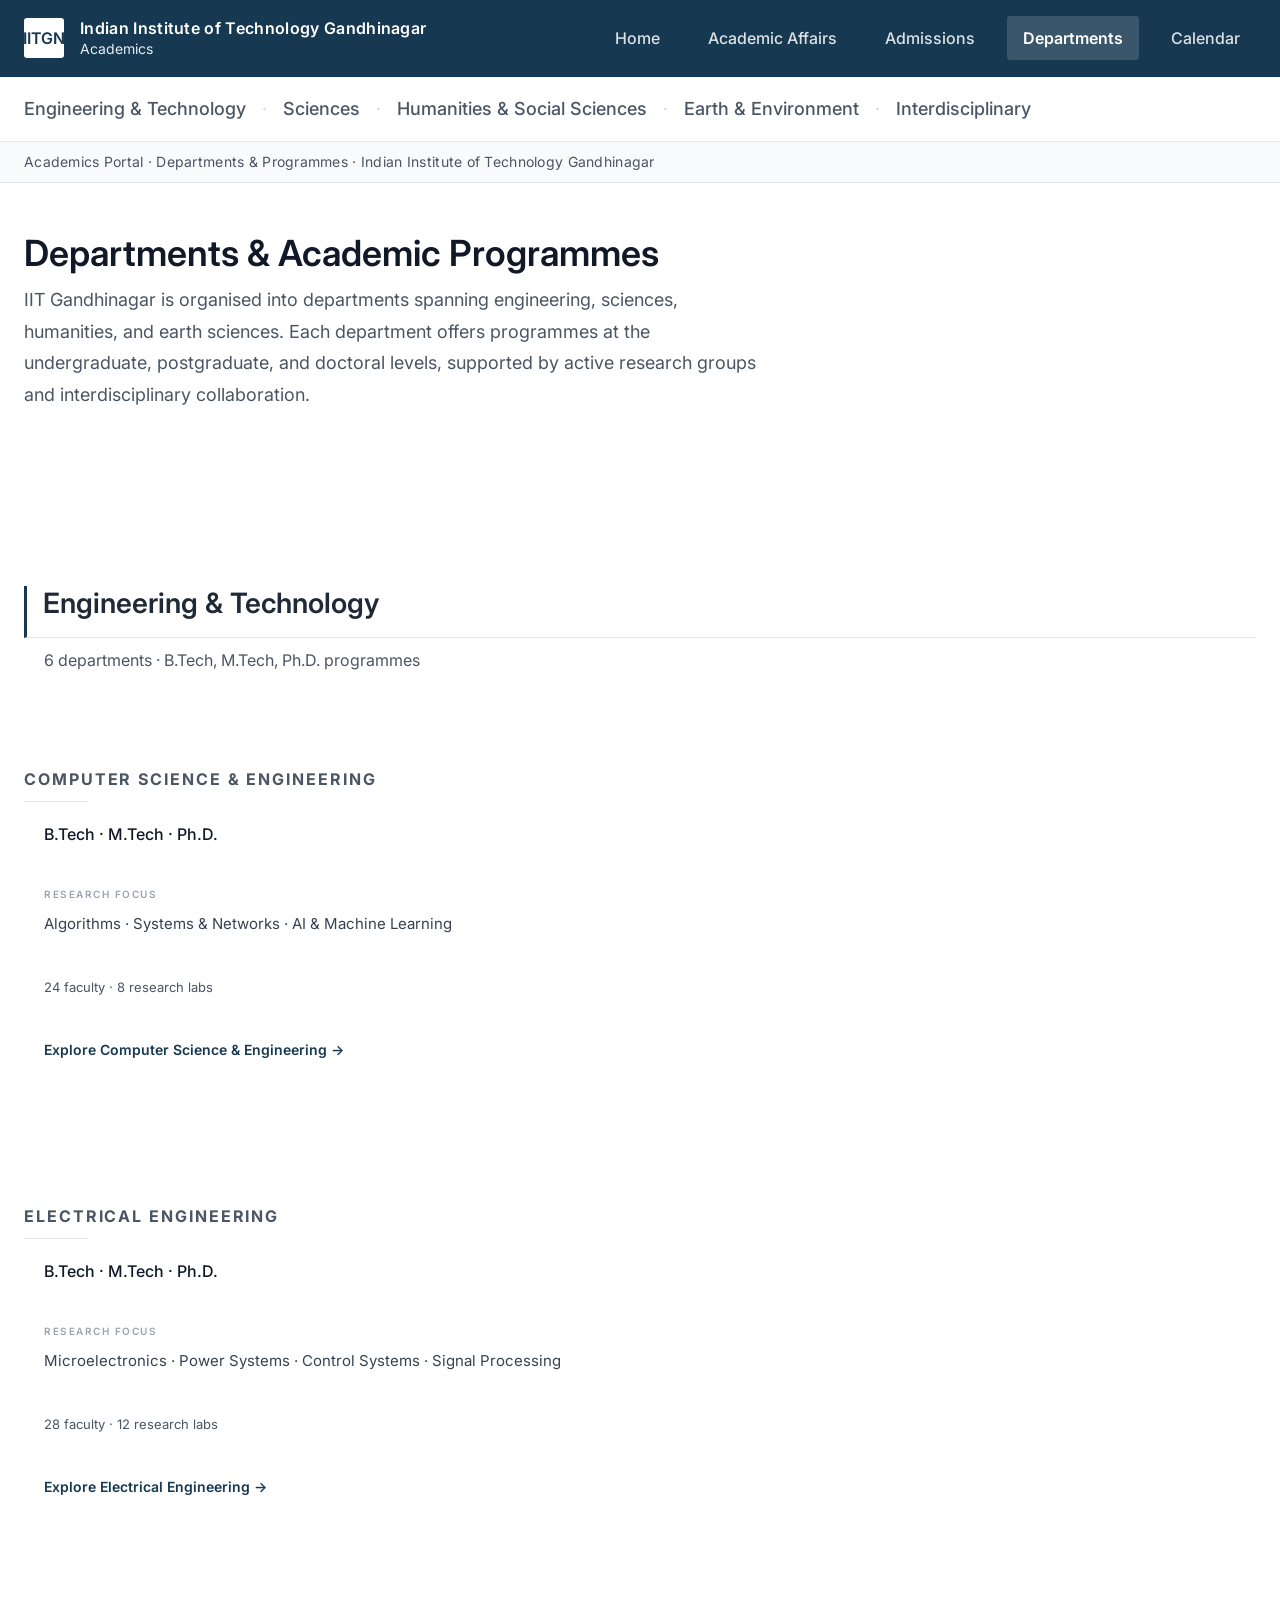
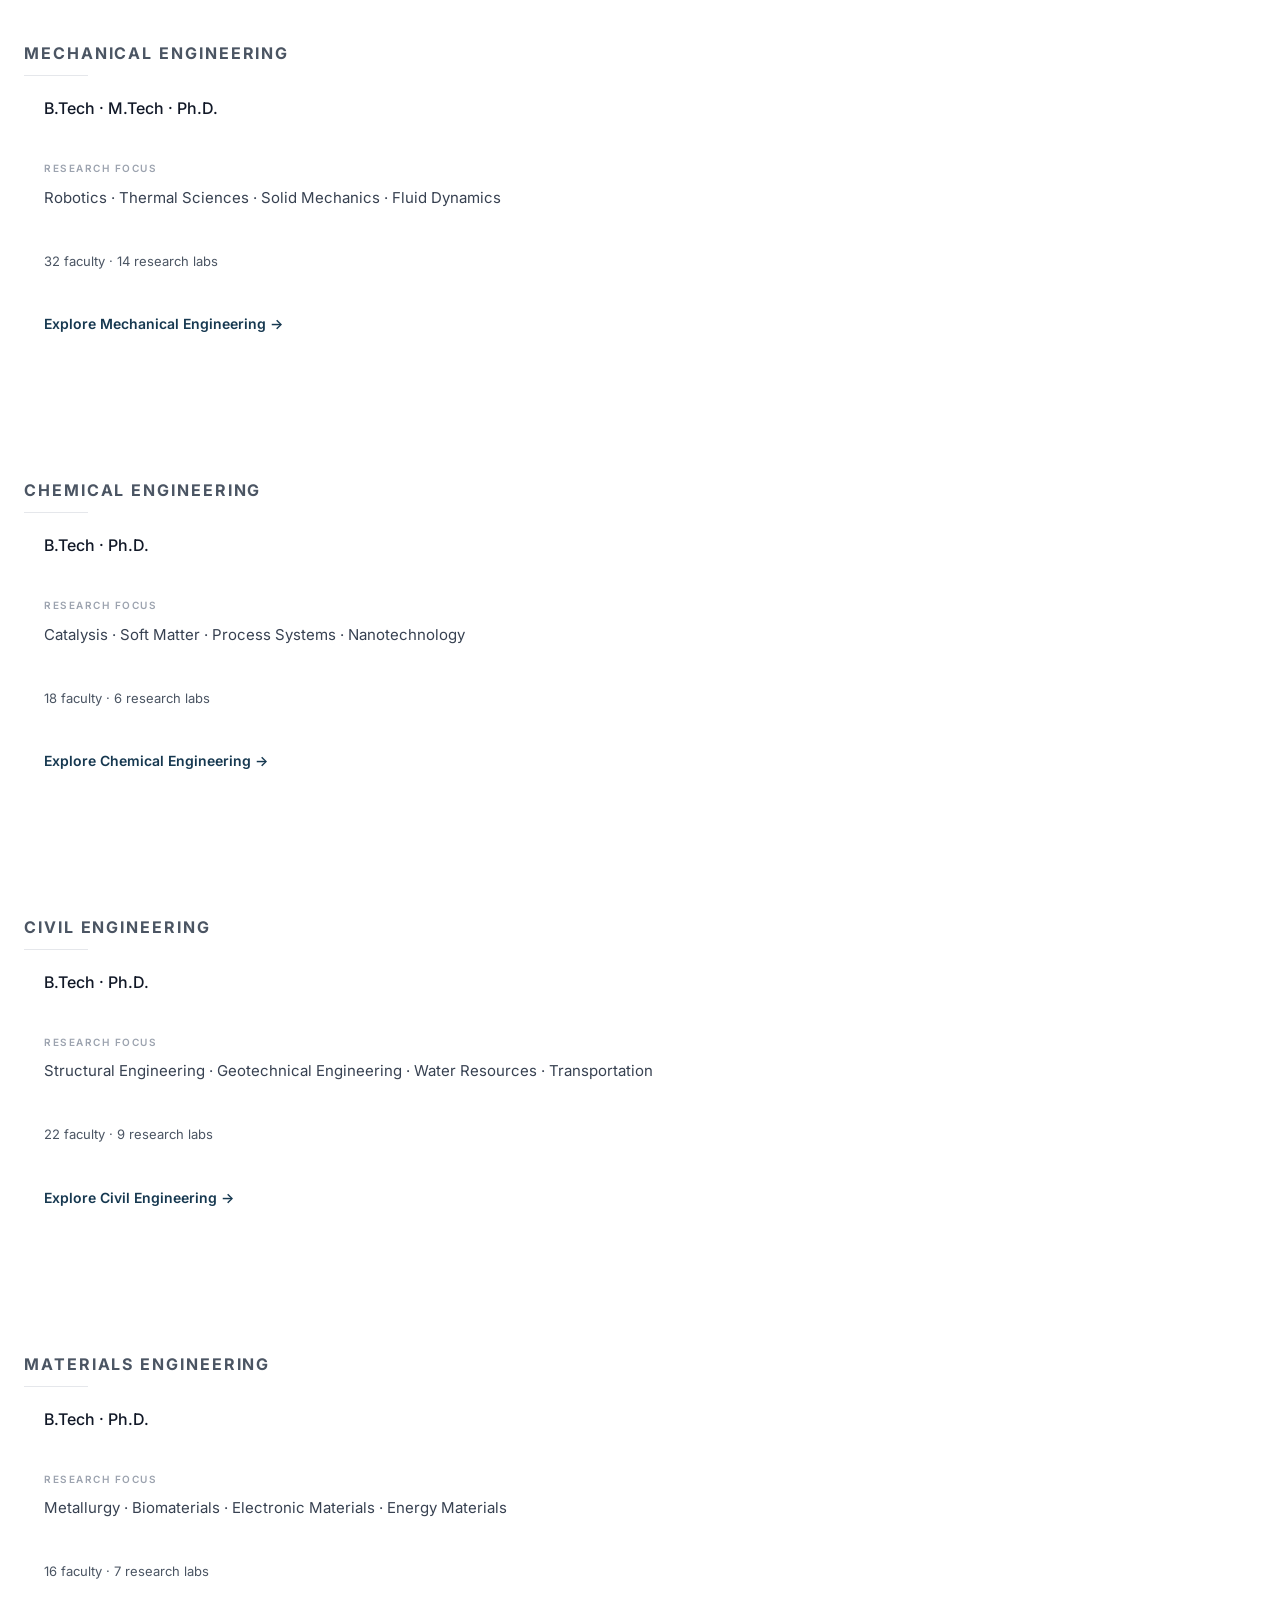
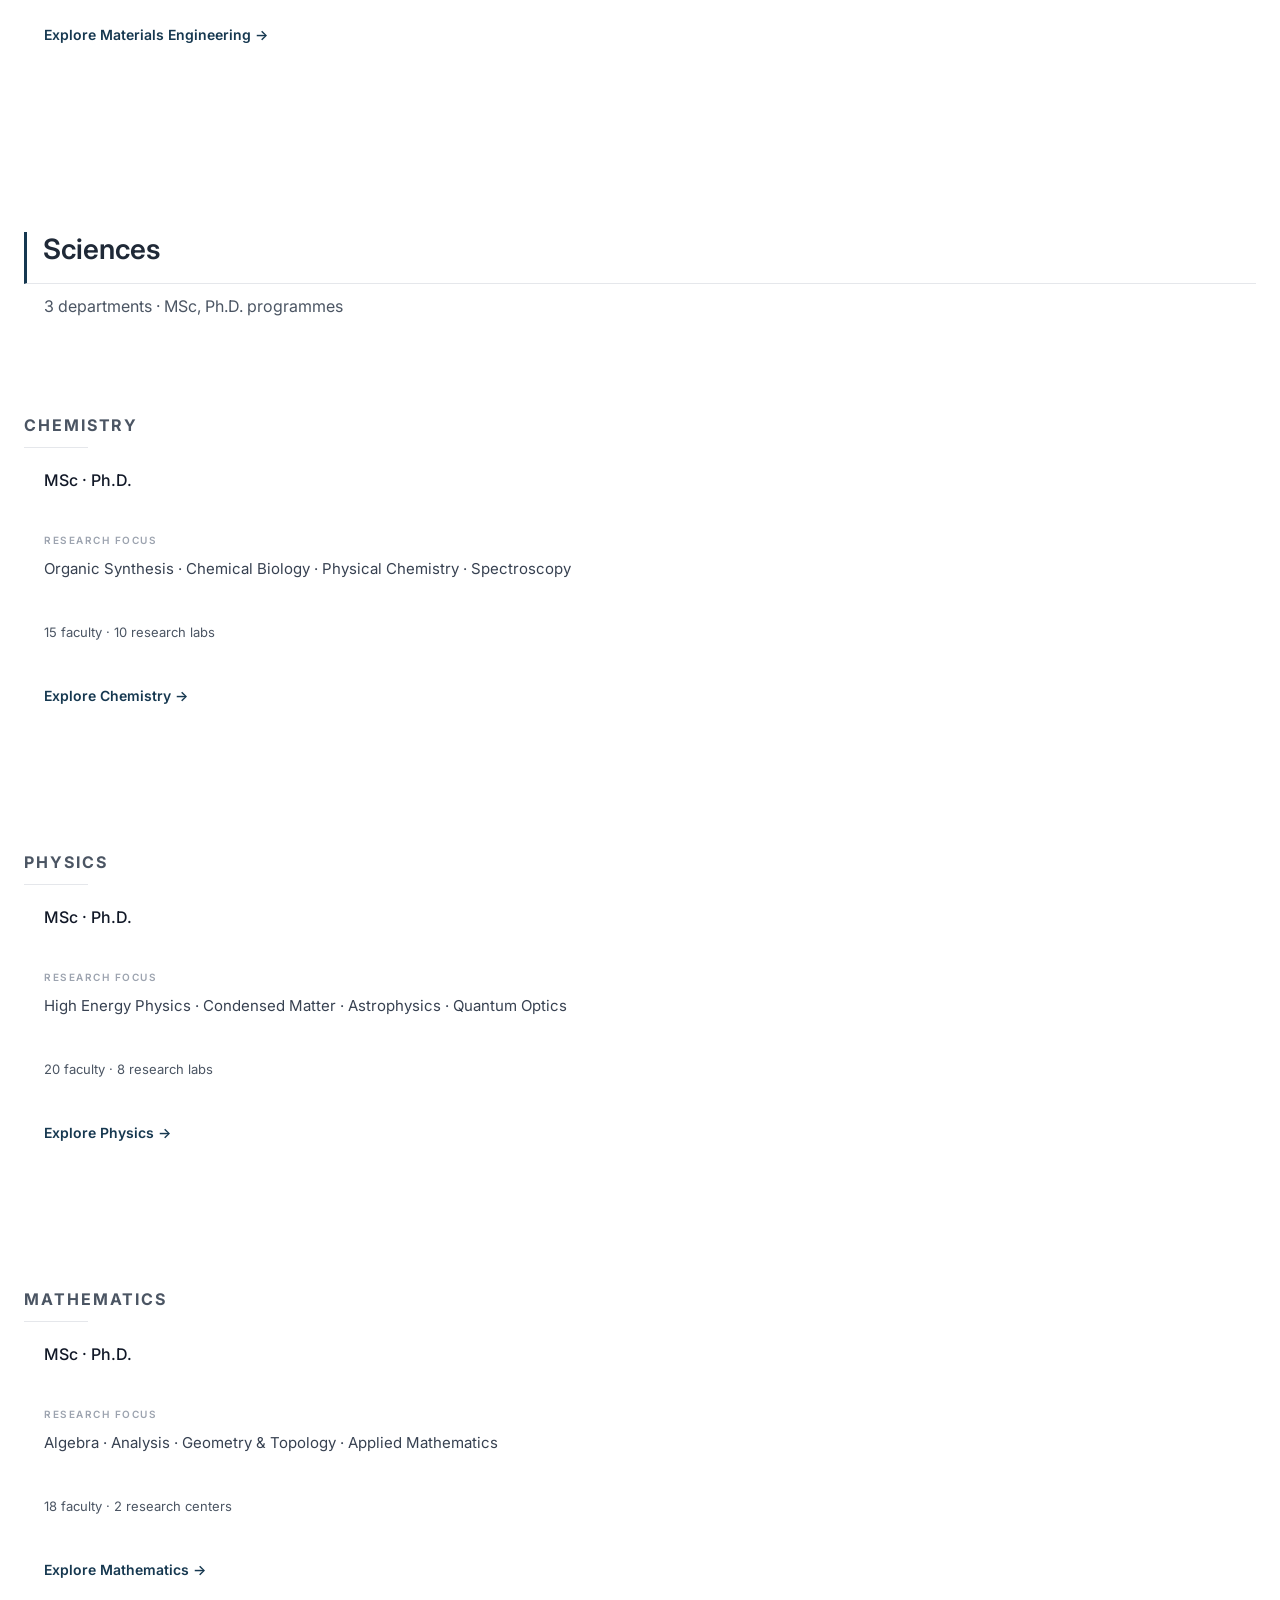
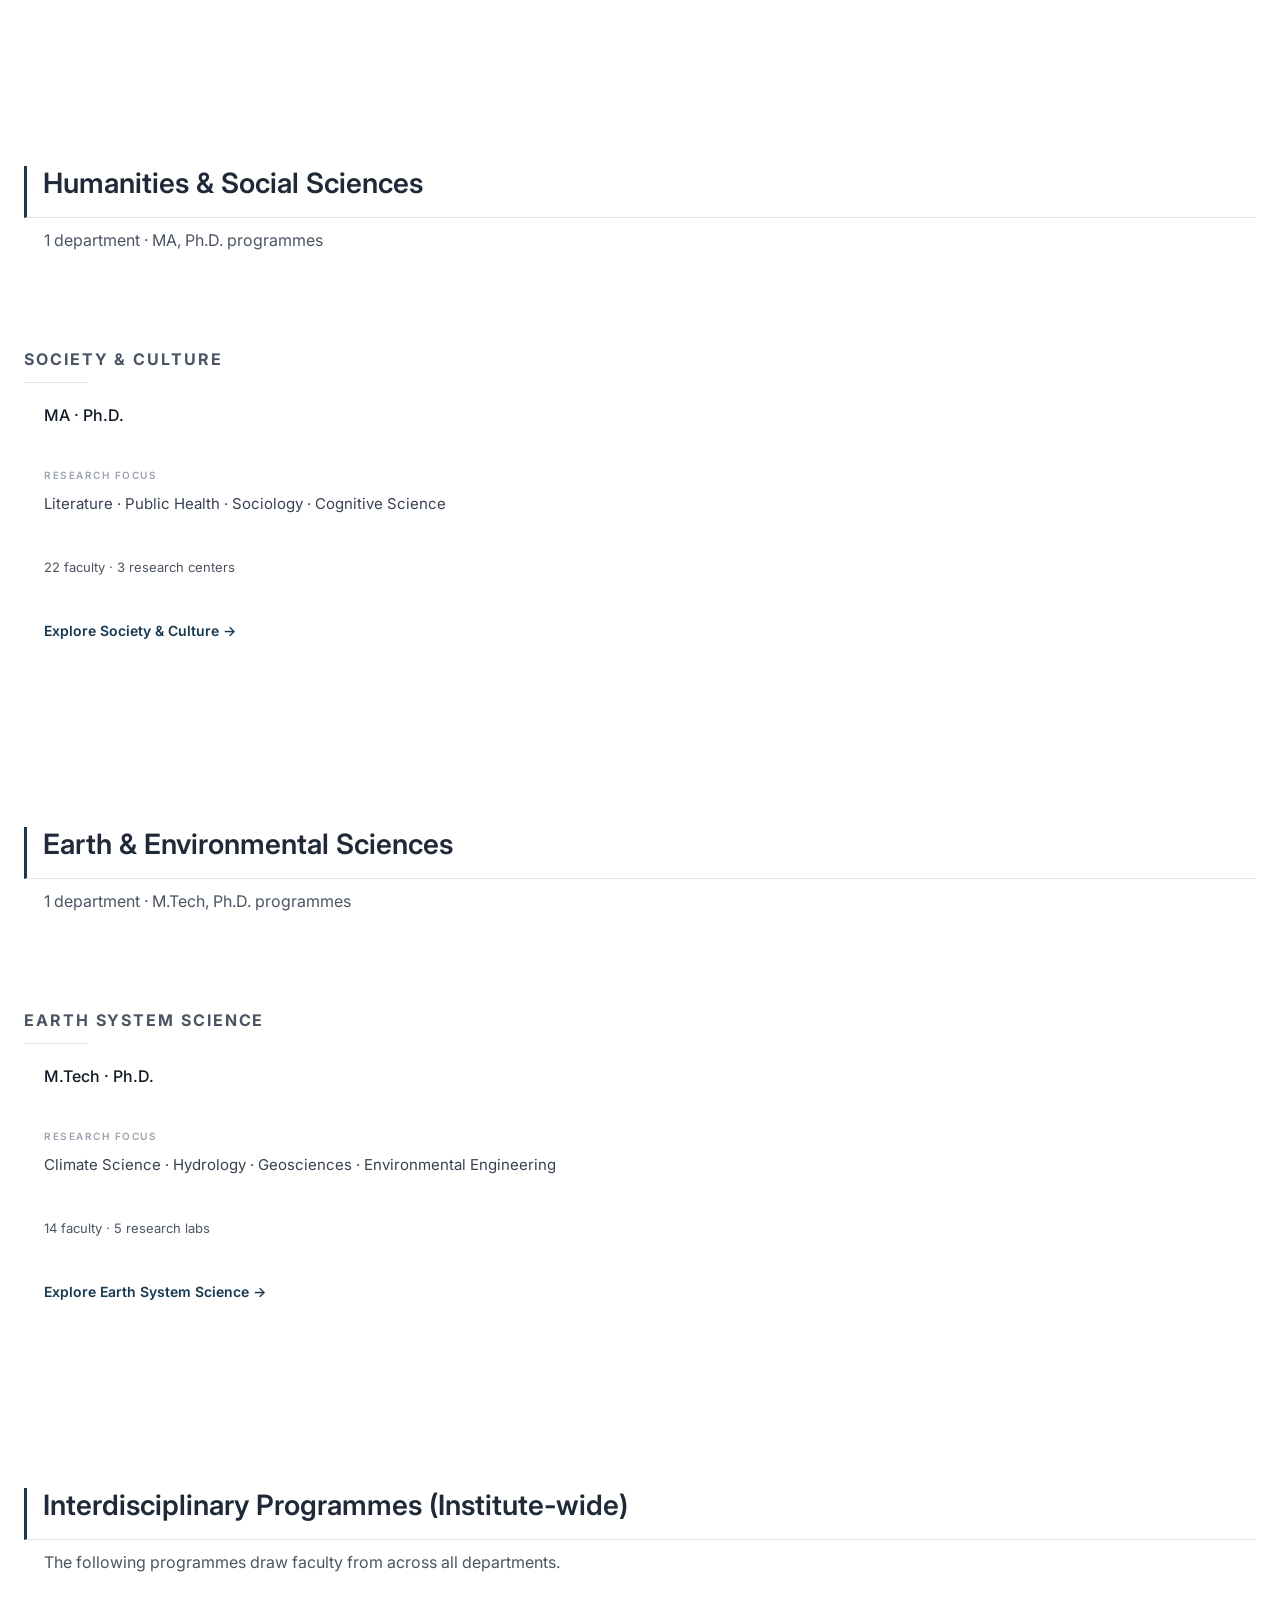
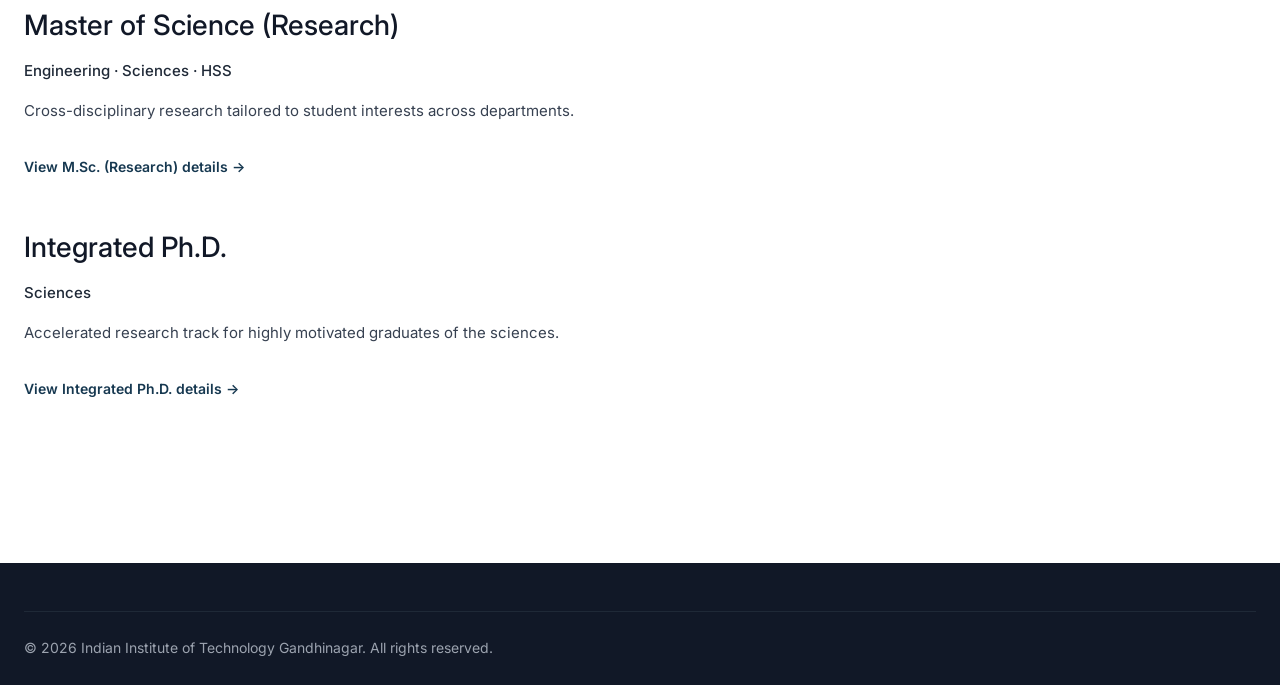
<file: programmes.html>
<!DOCTYPE html>
<html lang="en">
<head>
  <meta charset="UTF-8">
  <meta name="viewport" content="width=device-width, initial-scale=1.0">
  <title>Departments & Programmes | IIT Gandhinagar</title>
  <meta name="description" content="Explore our academic departments, their degree offerings, and core research focus areas at IIT Gandhinagar.">

  <link rel="preconnect" href="https://fonts.googleapis.com">
  <link rel="preconnect" href="https://fonts.gstatic.com" crossorigin>
  <link href="https://fonts.googleapis.com/css2?family=Inter:wght@400;500;600;700&display=swap" rel="stylesheet">

  <link rel="stylesheet" href="css/variables.css">
  <link rel="stylesheet" href="css/base.css">
  <link rel="stylesheet" href="css/layout.css">
  <link rel="stylesheet" href="css/components.css?v=2">
</head>
<body>

  <header class="site-header">
    <div class="container">
      <div class="navbar">
        <a href="index.html" class="navbar__brand">
          <div class="navbar__logo-box">IITGN</div>
          <div class="navbar__title">
            <span class="navbar__institute">Indian Institute of Technology Gandhinagar</span>
            <span class="navbar__portal">Academics</span>
          </div>
        </a>
        <nav>
          <ul class="navbar__nav">
            <li><a href="index.html" class="navbar__link">Home</a></li>
            <li><a href="academic-affairs.html" class="navbar__link">Academic Affairs</a></li>
            <li><a href="admissions.html" class="navbar__link">Admissions</a></li>
            <li><a href="programmes.html" class="navbar__link navbar__link--active">Departments</a></li>
            <li><a href="calendar.html" class="navbar__link">Calendar</a></li>
          </ul>
        </nav>
      </div>
    </div>
  </header>

  <nav class="programme-anchors" aria-label="Jump to domain">
    <div class="container" style="display: flex; gap: var(--space-3); flex-wrap: wrap;">
      <a href="#engineering" class="domain-anchor">Engineering &amp; Technology</a>
      <span class="domain-anchor__sep">&middot;</span>
      <a href="#sciences" class="domain-anchor">Sciences</a>
      <span class="domain-anchor__sep">&middot;</span>
      <a href="#humanities" class="domain-anchor">Humanities &amp; Social Sciences</a>
      <span class="domain-anchor__sep">&middot;</span>
      <a href="#earth" class="domain-anchor">Earth &amp; Environment</a>
      <span class="domain-anchor__sep">&middot;</span>
      <a href="#interdisciplinary" class="domain-anchor">Interdisciplinary</a>
    </div>
  </nav>

  <div class="page-banner">
    <div class="container">
      <p class="page-banner__text">Academics Portal &middot; Departments &amp; Programmes &middot; Indian Institute of Technology Gandhinagar</p>
    </div>
  </div>

  <main>

    <!-- Page Header -->
    <section class="section" style="padding-block: var(--space-6) var(--space-5);">
      <div class="container" style="max-width: var(--max-width-content);">
        <h1 style="font-size: var(--font-size-h2); margin-bottom: var(--space-2);">Departments &amp; Academic Programmes</h1>
        <p style="color: var(--color-text-muted); font-size: var(--font-size-body); margin-bottom: var(--space-5); max-width: 68ch;">
          IIT Gandhinagar is organised into departments spanning engineering, sciences, humanities, and earth sciences. Each department offers programmes at the undergraduate, postgraduate, and doctoral levels, supported by active research groups and interdisciplinary collaboration.
        </p>
        
      </div>
    </section>

    <!-- DOMAIN 1 — Engineering & Technology -->
    <section id="engineering" class="dept-domain">
      <div class="container" style="max-width: var(--max-width-content);">
        <h2 class="dept-domain__heading">Engineering &amp; Technology</h2>
        <p class="dept-domain__meta">6 departments &middot; B.Tech, M.Tech, Ph.D. programmes</p>

        <div class="dept-grid">

          <article class="dept-panel">
            <h3 class="dept-panel__name">Computer Science &amp; Engineering</h3>
            <hr class="dept-panel__divider">
            <p class="dept-panel__degrees">B.Tech &middot; M.Tech &middot; Ph.D.</p>
            <div class="dept-panel__focus">
              <span class="dept-panel__focus-label">Research Focus</span>
              <p class="dept-panel__focus-text">Algorithms &middot; Systems &amp; Networks &middot; AI &amp; Machine Learning</p>
            </div>
            <p class="dept-panel__stats">24 faculty &middot; 8 research labs</p>
            <a href="#" class="dept-panel__link" aria-label="Explore Computer Science & Engineering">Explore Computer Science & Engineering &rarr;</a>
          </article>

          <article class="dept-panel">
            <h3 class="dept-panel__name">Electrical Engineering</h3>
            <hr class="dept-panel__divider">
            <p class="dept-panel__degrees">B.Tech &middot; M.Tech &middot; Ph.D.</p>
            <div class="dept-panel__focus">
              <span class="dept-panel__focus-label">Research Focus</span>
              <p class="dept-panel__focus-text">Microelectronics &middot; Power Systems &middot; Control Systems &middot; Signal Processing</p>
            </div>
            <p class="dept-panel__stats">28 faculty &middot; 12 research labs</p>
            <a href="#" class="dept-panel__link" aria-label="Explore Electrical Engineering">Explore Electrical Engineering &rarr;</a>
          </article>

          <article class="dept-panel">
            <h3 class="dept-panel__name">Mechanical Engineering</h3>
            <hr class="dept-panel__divider">
            <p class="dept-panel__degrees">B.Tech &middot; M.Tech &middot; Ph.D.</p>
            <div class="dept-panel__focus">
              <span class="dept-panel__focus-label">Research Focus</span>
              <p class="dept-panel__focus-text">Robotics &middot; Thermal Sciences &middot; Solid Mechanics &middot; Fluid Dynamics</p>
            </div>
            <p class="dept-panel__stats">32 faculty &middot; 14 research labs</p>
            <a href="#" class="dept-panel__link" aria-label="Explore Mechanical Engineering">Explore Mechanical Engineering &rarr;</a>
          </article>

          <article class="dept-panel">
            <h3 class="dept-panel__name">Chemical Engineering</h3>
            <hr class="dept-panel__divider">
            <p class="dept-panel__degrees">B.Tech &middot; Ph.D.</p>
            <div class="dept-panel__focus">
              <span class="dept-panel__focus-label">Research Focus</span>
              <p class="dept-panel__focus-text">Catalysis &middot; Soft Matter &middot; Process Systems &middot; Nanotechnology</p>
            </div>
            <p class="dept-panel__stats">18 faculty &middot; 6 research labs</p>
            <a href="#" class="dept-panel__link" aria-label="Explore Chemical Engineering">Explore Chemical Engineering &rarr;</a>
          </article>

          <article class="dept-panel">
            <h3 class="dept-panel__name">Civil Engineering</h3>
            <hr class="dept-panel__divider">
            <p class="dept-panel__degrees">B.Tech &middot; Ph.D.</p>
            <div class="dept-panel__focus">
              <span class="dept-panel__focus-label">Research Focus</span>
              <p class="dept-panel__focus-text">Structural Engineering &middot; Geotechnical Engineering &middot; Water Resources &middot; Transportation</p>
            </div>
            <p class="dept-panel__stats">22 faculty &middot; 9 research labs</p>
            <a href="#" class="dept-panel__link" aria-label="Explore Civil Engineering">Explore Civil Engineering &rarr;</a>
          </article>

          <article class="dept-panel">
            <h3 class="dept-panel__name">Materials Engineering</h3>
            <hr class="dept-panel__divider">
            <p class="dept-panel__degrees">B.Tech &middot; Ph.D.</p>
            <div class="dept-panel__focus">
              <span class="dept-panel__focus-label">Research Focus</span>
              <p class="dept-panel__focus-text">Metallurgy &middot; Biomaterials &middot; Electronic Materials &middot; Energy Materials</p>
            </div>
            <p class="dept-panel__stats">16 faculty &middot; 7 research labs</p>
            <a href="#" class="dept-panel__link" aria-label="Explore Materials Engineering">Explore Materials Engineering &rarr;</a>
          </article>

        </div>
      </div>
    </section>

    <!-- DOMAIN 2 — Sciences -->
    <section id="sciences" class="dept-domain">
      <div class="container" style="max-width: var(--max-width-content);">
        <h2 class="dept-domain__heading">Sciences</h2>
        <p class="dept-domain__meta">3 departments &middot; MSc, Ph.D. programmes</p>

        <div class="dept-grid">

          <article class="dept-panel">
            <h3 class="dept-panel__name">Chemistry</h3>
            <hr class="dept-panel__divider">
            <p class="dept-panel__degrees">MSc &middot; Ph.D.</p>
            <div class="dept-panel__focus">
              <span class="dept-panel__focus-label">Research Focus</span>
              <p class="dept-panel__focus-text">Organic Synthesis &middot; Chemical Biology &middot; Physical Chemistry &middot; Spectroscopy</p>
            </div>
            <p class="dept-panel__stats">15 faculty &middot; 10 research labs</p>
            <a href="#" class="dept-panel__link" aria-label="Explore Chemistry">Explore Chemistry &rarr;</a>
          </article>

          <article class="dept-panel">
            <h3 class="dept-panel__name">Physics</h3>
            <hr class="dept-panel__divider">
            <p class="dept-panel__degrees">MSc &middot; Ph.D.</p>
            <div class="dept-panel__focus">
              <span class="dept-panel__focus-label">Research Focus</span>
              <p class="dept-panel__focus-text">High Energy Physics &middot; Condensed Matter &middot; Astrophysics &middot; Quantum Optics</p>
            </div>
            <p class="dept-panel__stats">20 faculty &middot; 8 research labs</p>
            <a href="#" class="dept-panel__link" aria-label="Explore Physics">Explore Physics &rarr;</a>
          </article>

          <article class="dept-panel">
            <h3 class="dept-panel__name">Mathematics</h3>
            <hr class="dept-panel__divider">
            <p class="dept-panel__degrees">MSc &middot; Ph.D.</p>
            <div class="dept-panel__focus">
              <span class="dept-panel__focus-label">Research Focus</span>
              <p class="dept-panel__focus-text">Algebra &middot; Analysis &middot; Geometry &amp; Topology &middot; Applied Mathematics</p>
            </div>
            <p class="dept-panel__stats">18 faculty &middot; 2 research centers</p>
            <a href="#" class="dept-panel__link" aria-label="Explore Mathematics">Explore Mathematics &rarr;</a>
          </article>

        </div>
      </div>
    </section>

    <!-- DOMAIN 3 — Humanities & Social Sciences -->
    <section id="humanities" class="dept-domain">
      <div class="container" style="max-width: var(--max-width-content);">
        <h2 class="dept-domain__heading">Humanities &amp; Social Sciences</h2>
        <p class="dept-domain__meta">1 department &middot; MA, Ph.D. programmes</p>

        <div class="dept-grid">

          <article class="dept-panel">
            <h3 class="dept-panel__name">Society &amp; Culture</h3>
            <hr class="dept-panel__divider">
            <p class="dept-panel__degrees">MA &middot; Ph.D.</p>
            <div class="dept-panel__focus">
              <span class="dept-panel__focus-label">Research Focus</span>
              <p class="dept-panel__focus-text">Literature &middot; Public Health &middot; Sociology &middot; Cognitive Science</p>
            </div>
            <p class="dept-panel__stats">22 faculty &middot; 3 research centers</p>
            <a href="#" class="dept-panel__link" aria-label="Explore Society & Culture">Explore Society & Culture &rarr;</a>
          </article>

        </div>
      </div>
    </section>

    <!-- DOMAIN 4 — Earth & Environment -->
    <section id="earth" class="dept-domain">
      <div class="container" style="max-width: var(--max-width-content);">
        <h2 class="dept-domain__heading">Earth &amp; Environmental Sciences</h2>
        <p class="dept-domain__meta">1 department &middot; M.Tech, Ph.D. programmes</p>

        <div class="dept-grid">

          <article class="dept-panel">
            <h3 class="dept-panel__name">Earth System Science</h3>
            <hr class="dept-panel__divider">
            <p class="dept-panel__degrees">M.Tech &middot; Ph.D.</p>
            <div class="dept-panel__focus">
              <span class="dept-panel__focus-label">Research Focus</span>
              <p class="dept-panel__focus-text">Climate Science &middot; Hydrology &middot; Geosciences &middot; Environmental Engineering</p>
            </div>
            <p class="dept-panel__stats">14 faculty &middot; 5 research labs</p>
            <a href="#" class="dept-panel__link" aria-label="Explore Earth System Science">Explore Earth System Science &rarr;</a>
          </article>

        </div>
      </div>
    </section>

    <!-- DOMAIN 5 — Interdisciplinary -->
    <section id="interdisciplinary" class="dept-domain dept-domain--last">
      <div class="container" style="max-width: var(--max-width-content);">
        <h2 class="dept-domain__heading">Interdisciplinary Programmes (Institute-wide)</h2>
        <p class="dept-domain__meta" style="margin-bottom: 2rem;">The following programmes draw faculty from across all departments.</p>

        <div class="dept-interdisciplinary">
          
          <div>
            <h3>Master of Science (Research)</h3>
            <p style="margin-bottom: 1rem; color: #1f2937; font-weight: 500;">Engineering &middot; Sciences &middot; HSS</p>
            <p>Cross-disciplinary research tailored to student interests across departments.</p>
            <a href="#" class="dept-panel__link">View M.Sc. (Research) details &rarr;</a>
          </div>

          <div>
            <h3>Integrated Ph.D.</h3>
            <p style="margin-bottom: 1rem; color: #1f2937; font-weight: 500;">Sciences</p>
            <p>Accelerated research track for highly motivated graduates of the sciences.</p>
            <a href="#" class="dept-panel__link">View Integrated Ph.D. details &rarr;</a>
          </div>

        </div>
      </div>
    </section>

  </main>

  <footer class="site-footer">
    <div class="container">
      <div class="site-footer__bottom">
        <p>&copy; 2026 Indian Institute of Technology Gandhinagar. All rights reserved.</p>
      </div>
    </div>
  </footer>

  <script src="js/components.js"></script>
</body>
</html>
</file>
<file: css/variables.css>
/* PROJECT-1 Design Tokens
   Source: DESIGN_SYSTEM.md */

:root {
  /* ── Colour: Primary (IITGN Blue) ── */
  --color-primary: #163850;
  --color-primary-dark: #133566;
  --color-primary-light: #2d5a9e;
  --color-primary-subtle: #e8eef6;

  /* ── Colour: Secondary (Neutral Grey) ── */
  --color-secondary: #6b7280;
  --color-neutral-50: #f9fafb;
  --color-neutral-100: #f3f4f6;
  --color-neutral-200: #e5e7eb;
  --color-neutral-300: #d1d5db;
  --color-neutral-400: #9ca3af;
  --color-neutral-500: #6b7280;
  --color-neutral-600: #4b5563;
  --color-neutral-700: #374151;
  --color-neutral-800: #1f2937;
  --color-neutral-900: #111827;

  /* ── Colour: Accent (Warm Orange) ── */
  --color-accent: #e87722;
  --color-accent-dark: #c9631a;
  --color-accent-subtle: #fef3e8;

  /* ── Colour: Status ── */
  --color-success: #15803d;
  --color-success-subtle: #ecfdf3;
  --color-warning: #d97706;
  --color-warning-subtle: #fffbeb;
  --color-error: #dc2626;
  --color-error-subtle: #fef2f2;

  /* ── Colour: Surface ── */
  --color-background: #ffffff;
  --color-surface: var(--color-neutral-50);
  --color-border: var(--color-neutral-200);
  --color-text: var(--color-neutral-800);
  --color-text-muted: var(--color-neutral-600);
  --color-text-inverse: #ffffff;
  --color-link: var(--color-primary);
  --color-link-hover: var(--color-primary-dark);

  /* ── Typography ── */
  --font-family: "Inter", system-ui, -apple-system, "Segoe UI", sans-serif;

  --font-size-h1: 3rem;      /* 48px */
  --font-size-h2: 2.25rem;   /* 36px */
  --font-size-h3: 1.75rem;   /* 28px */
  --font-size-h4: 1.375rem;  /* 22px */
  --font-size-body: 1.125rem; /* 18px */
  --font-size-small: 1rem;   /* 16px */
  --font-size-caption: 0.875rem; /* 14px */

  --font-weight-regular: 400;
  --font-weight-medium: 500;
  --font-weight-semibold: 600;

  --line-height-tight: 1.25;
  --line-height-normal: 1.5;
  --line-height-relaxed: 1.75;

  /* ── Spacing (design system scale only) ── */
  --space-1: 0.25rem;  /* 4px */
  --space-2: 0.5rem;   /* 8px */
  --space-3: 1rem;     /* 16px */
  --space-4: 1.5rem;   /* 24px */
  --space-5: 2rem;     /* 32px */
  --space-6: 3rem;     /* 48px */
  --space-7: 4rem;     /* 64px */
  --space-8: 5rem;     /* 80px */

  /* ── Layout ── */
  --max-width-content: 1280px;
  --grid-columns: 12;
  --grid-gap: var(--space-4);

  /* ── Border Radius ── */
  --radius: 0.375rem; /* 6px */
  --radius-lg: 0.75rem; /* 12px */

  /* ── Elevation ── */
  --shadow-none: none;
  --shadow-1: 0 1px 3px rgba(17, 24, 39, 0.08), 0 1px 2px rgba(17, 24, 39, 0.04);
  --shadow-2: 0 4px 12px rgba(17, 24, 39, 0.12), 0 2px 4px rgba(17, 24, 39, 0.06);

  /* ── Motion ── */
  --duration: 200ms;
  --ease: cubic-bezier(0.4, 0, 0.2, 1);

  /* ── Focus ── */
  --focus-ring: 0 0 0 3px rgba(26, 68, 128, 0.35);
  --focus-ring-offset: 2px;

  /* ── IITGN Blue Palette (Derived from #163850) ── */
  --color-blue-900: #163850; /* Dark Navy / Primary */
  --color-blue-800: #1a4666;
  --color-blue-700: #215980; /* Medium Slate Blue */
  --color-blue-600: #2d73a6; /* Muted Blue */
  --color-blue-500: #3c91cc; /* Soft Blue */
  --color-blue-100: #dceaf5; /* Pale Blue */
  --color-blue-50:  #f0f6fa; /* Very Pale Blue */

  /* ── Badge category colours (Monochromatic) ── */
  --badge-registration: var(--color-blue-900);
  --badge-registration-bg: var(--color-blue-100);
  
  --badge-foundation: var(--color-blue-800);
  --badge-foundation-bg: var(--color-blue-50);
  
  --badge-examination: var(--color-blue-700);
  --badge-examination-bg: var(--color-blue-100);
  
  --badge-academic: var(--color-blue-600);
  --badge-academic-bg: var(--color-blue-50);
  
  --badge-holiday: var(--color-blue-500);
  --badge-holiday-bg: var(--color-blue-50);
}
</file>
<file: css/base.css>
/* PROJECT-1 Base Styles */

*,
*::before,
*::after {
  box-sizing: border-box;
}

html {
  font-size: 100%;
  scroll-behavior: smooth;
  -webkit-text-size-adjust: 100%;
}

body {
  margin: 0;
  font-family: var(--font-family);
  font-size: var(--font-size-body);
  font-weight: var(--font-weight-regular);
  line-height: var(--line-height-relaxed);
  color: var(--color-text);
  background-color: var(--color-background);
  -webkit-font-smoothing: antialiased;
  -moz-osx-font-smoothing: grayscale;
}

img,
svg {
  display: block;
  max-width: 100%;
}

a {
  color: var(--color-link);
  text-decoration: underline;
  text-underline-offset: 0.15em;
  transition: color var(--duration) var(--ease);
}

a:hover {
  color: var(--color-link-hover);
}

:focus {
  outline: none;
}

:focus-visible {
  outline: 2px solid var(--color-primary);
  outline-offset: var(--focus-ring-offset);
}

/* ── Typography Hierarchy ── */

h1,
.h1 {
  margin: 0 0 var(--space-4);
  font-size: var(--font-size-h1);
  font-weight: var(--font-weight-semibold);
  line-height: var(--line-height-tight);
  color: var(--color-neutral-900);
}

h2,
.h2 {
  margin: 0 0 var(--space-3);
  font-size: var(--font-size-h2);
  font-weight: var(--font-weight-semibold);
  line-height: var(--line-height-tight);
  color: var(--color-neutral-900);
}

h3,
.h3 {
  margin: 0 0 var(--space-3);
  font-size: var(--font-size-h3);
  font-weight: var(--font-weight-medium);
  line-height: var(--line-height-tight);
  color: var(--color-neutral-900);
}

h4,
.h4 {
  margin: 0 0 var(--space-2);
  font-size: var(--font-size-h4);
  font-weight: var(--font-weight-medium);
  line-height: var(--line-height-normal);
  color: var(--color-neutral-900);
}

p {
  margin: 0 0 var(--space-3);
}

.text-small {
  font-size: var(--font-size-small);
  line-height: var(--line-height-normal);
}

.text-caption {
  font-size: var(--font-size-caption);
  line-height: var(--line-height-normal);
  color: var(--color-text-muted);
}

.text-muted {
  color: var(--color-text-muted);
}

.text-accent {
  color: var(--color-accent);
}

.sr-only {
  position: absolute;
  width: 1px;
  height: 1px;
  padding: 0;
  margin: -1px;
  overflow: hidden;
  clip: rect(0, 0, 0, 0);
  white-space: nowrap;
  border: 0;
}

ul,
ol {
  margin: 0 0 var(--space-3);
  padding-left: var(--space-4);
}

li + li {
  margin-top: var(--space-2);
}

strong {
  font-weight: var(--font-weight-semibold);
}

code {
  font-family: ui-monospace, "Cascadia Code", monospace;
  font-size: 0.9em;
  padding: var(--space-1) var(--space-2);
  background: var(--color-neutral-100);
  border-radius: calc(var(--radius) / 2);
}
</file>
<file: css/layout.css>
/* PROJECT-1 Layout System */

.container {
  width: 100%;
  max-width: var(--max-width-content);
  margin-inline: auto;
  padding-inline: var(--space-4);
}

.section {
  padding-block: var(--space-6);
}

.section + .section {
  border-top: 1px solid var(--color-border);
}

.section__header {
  margin-bottom: var(--space-5);
}

.section__title {
  margin-bottom: var(--space-2);
}

.section__description {
  max-width: 60ch;
  color: var(--color-text-muted);
  margin-bottom: 0;
}

/* ── 12-Column Grid ── */

.grid {
  display: grid;
  grid-template-columns: repeat(var(--grid-columns), 1fr);
  gap: var(--grid-gap);
}

.col-3  { grid-column: span 3; }
.col-4  { grid-column: span 4; }
.col-6  { grid-column: span 6; }
.col-8  { grid-column: span 8; }
.col-12 { grid-column: span 12; }

.grid-2 {
  display: grid;
  grid-template-columns: repeat(2, 1fr);
  gap: var(--grid-gap);
}

.grid-3 {
  display: grid;
  grid-template-columns: repeat(3, 1fr);
  gap: var(--grid-gap);
}

.grid-4 {
  display: grid;
  grid-template-columns: repeat(4, 1fr);
  gap: var(--grid-gap);
}

.flex {
  display: flex;
}

.flex-wrap {
  flex-wrap: wrap;
}

.flex-center {
  align-items: center;
}

.gap-2 { gap: var(--space-2); }
.gap-3 { gap: var(--space-3); }
.gap-4 { gap: var(--space-4); }

/* ── Spacing Utilities ── */

.mt-0 { margin-top: 0; }
.mb-2 { margin-bottom: var(--space-2); }
.mb-3 { margin-bottom: var(--space-3); }
.mb-4 { margin-bottom: var(--space-4); }
.mb-5 { margin-bottom: var(--space-5); }

.stack-2 > * + * { margin-top: var(--space-2); }
.stack-3 > * + * { margin-top: var(--space-3); }
.stack-4 > * + * { margin-top: var(--space-4); }

/* ── Design System Page Layout ── */

.ds-page {
  min-height: 100vh;
}

.ds-header {
  background: var(--color-primary);
  color: var(--color-text-inverse);
  padding-block: var(--space-6);
}

.ds-header h1 {
  color: var(--color-text-inverse);
  margin-bottom: var(--space-2);
}

.ds-header p {
  color: rgba(255, 255, 255, 0.85);
  margin-bottom: 0;
  max-width: 60ch;
}

.ds-nav {
  position: sticky;
  top: 0;
  z-index: 10;
  background: var(--color-neutral-900);
  padding-block: var(--space-2);
}

.ds-nav__list {
  display: flex;
  flex-wrap: wrap;
  gap: var(--space-2) var(--space-4);
  list-style: none;
  margin: 0;
  padding: 0;
}

.ds-nav__list li + li {
  margin-top: 0;
}

.ds-nav__link {
  display: block;
  padding: var(--space-2) var(--space-1);
  color: rgba(255, 255, 255, 0.75);
  text-decoration: none;
  font-size: var(--font-size-small);
  font-weight: var(--font-weight-medium);
  transition: color var(--duration) var(--ease);
}

.ds-nav__link:hover {
  color: var(--color-text-inverse);
}

.ds-nav__link:focus-visible {
  outline-color: var(--color-text-inverse);
}

/* ── Spacing Demo ── */

.spacing-demo {
  display: flex;
  flex-direction: column;
  gap: var(--space-3);
}

.spacing-demo__item {
  display: flex;
  align-items: center;
  gap: var(--space-3);
}

.spacing-demo__bar {
  height: var(--space-3);
  background: var(--color-primary);
  border-radius: calc(var(--radius) / 2);
  opacity: 0.85;
}

.spacing-demo__label {
  min-width: 5rem;
  font-size: var(--font-size-caption);
  font-weight: var(--font-weight-medium);
  color: var(--color-text-muted);
}

/* ── Colour Swatches ── */

.color-grid {
  display: grid;
  grid-template-columns: repeat(auto-fill, minmax(180px, 1fr));
  gap: var(--space-3);
}

.color-swatch {
  border: 1px solid var(--color-border);
  border-radius: var(--radius);
  overflow: hidden;
  background: var(--color-background);
}

.color-swatch__preview {
  height: 80px;
}

.color-swatch__info {
  padding: var(--space-3);
}

.color-swatch__name {
  font-size: var(--font-size-small);
  font-weight: var(--font-weight-medium);
  margin-bottom: var(--space-1);
}

.color-swatch__value {
  font-size: var(--font-size-caption);
  color: var(--color-text-muted);
  font-family: ui-monospace, monospace;
}

/* ── State Demo Panels ── */

.state-demo {
  display: flex;
  flex-wrap: wrap;
  gap: var(--space-4);
  align-items: flex-start;
}

.state-demo__item {
  text-align: center;
}

.state-demo__label {
  display: block;
  margin-top: var(--space-2);
  font-size: var(--font-size-caption);
  color: var(--color-text-muted);
}

.subsection {
  margin-bottom: var(--space-5);
}

.subsection:last-child {
  margin-bottom: 0;
}

.subsection__title {
  font-size: var(--font-size-h4);
  margin-bottom: var(--space-3);
}
</file>
<file: css/components.css>
/* PROJECT-1 Component Library
   Source: COMPONENT_LIBRARY.md */

/* â•â•â•â•â•â•â•â•â•â•â•â•â•â•â•â•â•â•â•â•â•â•â•â•â•â•â•â•â•â•â•â•â•â•â•â•â•â•
   BUTTONS
   â•â•â•â•â•â•â•â•â•â•â•â•â•â•â•â•â•â•â•â•â•â•â•â•â•â•â•â•â•â•â•â•â•â•â•â•â•â• */

.btn {
  display: inline-flex;
  align-items: center;
  justify-content: center;
  gap: var(--space-2);
  padding: var(--space-2) var(--space-4);
  font-family: inherit;
  font-size: var(--font-size-small);
  font-weight: var(--font-weight-medium);
  line-height: var(--line-height-normal);
  text-decoration: none;
  border: 2px solid transparent;
  border-radius: var(--radius);
  cursor: pointer;
  white-space: nowrap;
  transition:
    color var(--duration) var(--ease),
    background-color var(--duration) var(--ease),
    border-color var(--duration) var(--ease),
    box-shadow var(--duration) var(--ease),
    transform var(--duration) var(--ease);
}

.btn:focus-visible {
  outline: none;
  box-shadow: var(--focus-ring);
}

.btn:active:not(:disabled) {
  transform: translateY(1px);
}

.btn:disabled,
.btn--disabled {
  opacity: 0.5;
  cursor: not-allowed;
  pointer-events: none;
}

/* Primary */
.btn--primary {
  color: var(--color-text-inverse);
  background-color: var(--color-primary);
  border-color: var(--color-primary);
}

.btn--primary:hover:not(:disabled) {
  background-color: var(--color-primary-dark);
  border-color: var(--color-primary-dark);
}

.btn--primary:active:not(:disabled) {
  background-color: var(--color-primary-dark);
}

/* Secondary */
.btn--secondary {
  color: var(--color-primary);
  background-color: transparent;
  border-color: var(--color-primary);
}

.btn--secondary:hover:not(:disabled) {
  background-color: var(--color-primary-subtle);
}

.btn--secondary:active:not(:disabled) {
  background-color: var(--color-primary-subtle);
}

/* Text */
.btn--text {
  color: var(--color-primary);
  background-color: transparent;
  border-color: transparent;
  padding-inline: var(--space-2);
}

.btn--text:hover:not(:disabled) {
  background-color: var(--color-primary-subtle);
  text-decoration: underline;
}

/* Icon sizing inside buttons */
.btn .icon {
  width: 18px;
  height: 18px;
  flex-shrink: 0;
}

/* Pill (for department chips) */
.btn--pill {
  border-radius: 9999px;
  padding-inline: var(--space-3);
}

/* â•â•â•â•â•â•â•â•â•â•â•â•â•â•â•â•â•â•â•â•â•â•â•â•â•â•â•â•â•â•â•â•â•â•â•â•â•â•
   INFORMATION CARD
   â•â•â•â•â•â•â•â•â•â•â•â•â•â•â•â•â•â•â•â•â•â•â•â•â•â•â•â•â•â•â•â•â•â•â•â•â•â• */

.info-card {
  display: flex;
  flex-direction: column;
  padding: var(--space-4);
  background: var(--color-background);
  border: 1px solid var(--color-border);
  border-radius: var(--radius);
  box-shadow: var(--shadow-1);
  transition:
    transform var(--duration) var(--ease),
    box-shadow var(--duration) var(--ease),
    border-color var(--duration) var(--ease);
}

.info-card:hover {
  border-color: var(--color-neutral-300);
}

.info-card:focus-within {
  border-color: var(--color-primary);
  box-shadow: var(--focus-ring);
}

.info-card__icon {
  display: flex;
  align-items: center;
  justify-content: center;
  width: 48px;
  height: 48px;
  margin-bottom: var(--space-3);
  background: var(--color-neutral-100);
  border-radius: var(--radius);
  color: var(--color-neutral-600);
}

.info-card__icon .icon {
  width: 24px;
  height: 24px;
}

.info-card__title {
  margin: 0 0 var(--space-2);
  font-size: var(--font-size-h4);
  font-weight: var(--font-weight-medium);
  color: var(--color-neutral-900);
}

.info-card__description {
  flex: 1;
  margin: 0 0 var(--space-3);
  font-size: var(--font-size-small);
  color: var(--color-text-muted);
  line-height: var(--line-height-relaxed);
}

.info-card__link {
  display: inline-flex;
  align-items: center;
  gap: var(--space-1);
  font-size: var(--font-size-small);
  font-weight: var(--font-weight-medium);
  color: var(--color-primary);
  text-decoration: none;
  margin-top: auto;
}

.info-card__link:hover {
  text-decoration: underline;
}

.info-card__link .icon {
  width: 16px;
  height: 16px;
  transition: transform var(--duration) var(--ease);
}

.info-card:hover .info-card__link .icon {
  transform: translateX(2px);
}

/* â•â•â•â•â•â•â•â•â•â•â•â•â•â•â•â•â•â•â•â•â•â•â•â•â•â•â•â•â•â•â•â•â•â•â•â•â•â•
   DEPARTMENT CARD
   â•â•â•â•â•â•â•â•â•â•â•â•â•â•â•â•â•â•â•â•â•â•â•â•â•â•â•â•â•â•â•â•â•â•â•â•â•â• */

.dept-card {
  display: flex;
  flex-direction: column;
  padding: var(--space-4);
  background: var(--color-background);
  border: 1px solid var(--color-border);
  border-radius: var(--radius);
  box-shadow: var(--shadow-1);
  text-decoration: none;
  color: inherit;
  cursor: pointer;
  transition:
    transform var(--duration) var(--ease),
    box-shadow var(--duration) var(--ease);
}

.dept-card:hover {
  border-color: var(--color-neutral-300);
}

.dept-card:focus-visible {
  outline: none;
  box-shadow: var(--focus-ring);
}

.dept-card__icon {
  display: flex;
  align-items: center;
  justify-content: center;
  width: 56px;
  height: 56px;
  margin-bottom: var(--space-3);
  background: var(--color-neutral-100);
  border-radius: var(--radius);
  color: var(--color-primary);
}

.dept-card__icon .icon {
  width: 28px;
  height: 28px;
}

.dept-card__name {
  margin: 0 0 var(--space-2);
  font-size: var(--font-size-h4);
  font-weight: var(--font-weight-medium);
  color: var(--color-neutral-900);
}

.dept-card__description {
  flex: 1;
  margin: 0 0 var(--space-4);
  font-size: var(--font-size-small);
  color: var(--color-text-muted);
  line-height: var(--line-height-relaxed);
}

.dept-card__explore {
  display: inline-flex;
  align-items: center;
  gap: var(--space-2);
  font-size: var(--font-size-small);
  font-weight: var(--font-weight-medium);
  color: var(--color-primary);
}

.dept-card__explore .icon {
  width: 18px;
  height: 18px;
  transition: transform var(--duration) var(--ease);
}

.dept-card:hover .dept-card__explore .icon {
  transform: translateX(4px);
}

/* â•â•â•â•â•â•â•â•â•â•â•â•â•â•â•â•â•â•â•â•â•â•â•â•â•â•â•â•â•â•â•â•â•â•â•â•â•â•
   TIMELINE
   â•â•â•â•â•â•â•â•â•â•â•â•â•â•â•â•â•â•â•â•â•â•â•â•â•â•â•â•â•â•â•â•â•â•â•â•â•â• */

.timeline {
  position: relative;
  list-style: none;
  margin: 0;
  padding-inline-start: var(--space-5);
}

.timeline::before {
  content: "";
  position: absolute;
  left: 7px;
  top: 8px;
  bottom: 8px;
  width: 2px;
  background: var(--color-border);
}

.timeline__item {
  position: relative;
  padding-bottom: var(--space-4);
}

.timeline__item:last-child {
  padding-bottom: 0;
}

.timeline__node {
  position: absolute;
  left: calc(-1 * var(--space-5) + 3px);
  top: 6px;
  width: 12px;
  height: 12px;
  background: var(--color-background);
  border: 2px solid var(--color-neutral-400);
  border-radius: 50%;
  transition:
    transform var(--duration) var(--ease),
    background-color var(--duration) var(--ease);
}

.timeline__item:hover .timeline__node {
  transform: scale(1.15);
  background: var(--color-neutral-500);
}

.timeline__content {
  padding: var(--space-3);
  background: var(--color-surface);
  border: 1px solid var(--color-border);
  border-radius: var(--radius);
  transition:
    background-color var(--duration) var(--ease),
    border-color var(--duration) var(--ease),
    box-shadow var(--duration) var(--ease);
}

.timeline__item:hover .timeline__content {
  background: var(--color-background);
  border-color: var(--color-neutral-300);
}

.timeline__date {
  display: block;
  font-size: var(--font-size-caption);
  font-weight: var(--font-weight-semibold);
  color: var(--color-accent);
  text-transform: uppercase;
  letter-spacing: 0.04em;
  margin-bottom: var(--space-1);
}

.timeline__event {
  margin: 0;
  font-size: var(--font-size-small);
  font-weight: var(--font-weight-medium);
  color: var(--color-neutral-900);
}

.timeline__detail {
  margin: var(--space-1) 0 0;
  font-size: var(--font-size-caption);
  color: var(--color-text-muted);
}

/* â•â•â•â•â•â•â•â•â•â•â•â•â•â•â•â•â•â•â•â•â•â•â•â•â•â•â•â•â•â•â•â•â•â•â•â•â•â•
   ACCORDION
   â•â•â•â•â•â•â•â•â•â•â•â•â•â•â•â•â•â•â•â•â•â•â•â•â•â•â•â•â•â•â•â•â•â•â•â•â•â• */

.accordion {
  border: 1px solid var(--color-border);
  border-radius: var(--radius);
  overflow: hidden;
}

.accordion__item + .accordion__item {
  border-top: 1px solid var(--color-border);
}

.accordion__trigger {
  display: flex;
  align-items: center;
  justify-content: space-between;
  width: 100%;
  padding: var(--space-3) var(--space-4);
  font-family: inherit;
  font-size: var(--font-size-small);
  font-weight: var(--font-weight-medium);
  color: var(--color-neutral-900);
  text-align: left;
  background: var(--color-background);
  border: none;
  cursor: pointer;
  transition: background-color var(--duration) var(--ease);
}

.accordion__trigger:hover {
  background: var(--color-surface);
}

.accordion__trigger:focus-visible {
  outline: none;
  box-shadow: inset var(--focus-ring);
  z-index: 1;
  position: relative;
}

.accordion__trigger[aria-expanded="true"] {
  background: var(--color-primary-subtle);
  color: var(--color-primary);
}

.accordion__icon {
  width: 20px;
  height: 20px;
  flex-shrink: 0;
  color: var(--color-text-muted);
  transition: transform var(--duration) var(--ease);
}

.accordion__trigger[aria-expanded="true"] .accordion__icon {
  transform: rotate(180deg);
  color: var(--color-primary);
}

.accordion__panel {
  overflow: hidden;
  transition: max-height var(--duration) var(--ease);
}

.accordion__panel[hidden] {
  display: block;
  max-height: 0;
}

.accordion__panel:not([hidden]) {
  max-height: 500px;
}

.accordion__content {
  padding: 0 var(--space-4) var(--space-4);
  font-size: var(--font-size-small);
  color: var(--color-text-muted);
  line-height: var(--line-height-relaxed);
}

.accordion__content p {
  margin: 0;
}

/* â•â•â•â•â•â•â•â•â•â•â•â•â•â•â•â•â•â•â•â•â•â•â•â•â•â•â•â•â•â•â•â•â•â•â•â•â•â•
   TABLE
   â•â•â•â•â•â•â•â•â•â•â•â•â•â•â•â•â•â•â•â•â•â•â•â•â•â•â•â•â•â•â•â•â•â•â•â•â•â• */

.table-wrapper {
  overflow-x: auto;
  border: 1px solid var(--color-border);
  border-radius: 0;
  box-shadow: var(--shadow-1);
}

.table {
  width: 100%;
  border-collapse: collapse;
  font-size: var(--font-size-small);
}

.table thead {
  position: sticky;
  top: 0;
  z-index: 1;
}

.table th {
  padding: var(--space-3) var(--space-4);
  font-weight: var(--font-weight-semibold);
  text-align: left;
  color: var(--color-text-inverse);
  background: var(--color-primary);
  white-space: nowrap;
}

.table td {
  padding: var(--space-3) var(--space-4);
  color: var(--color-text);
  border-bottom: 1px solid var(--color-border);
}

.table tbody tr:nth-child(even) {
  background: var(--color-surface);
}

.table tbody tr:hover {
  background: var(--color-primary-subtle);
}

.table tbody tr:last-child td {
  border-bottom: none;
}

/* â•â•â•â•â•â•â•â•â•â•â•â•â•â•â•â•â•â•â•â•â•â•â•â•â•â•â•â•â•â•â•â•â•â•â•â•â•â•
   BADGES
   â•â•â•â•â•â•â•â•â•â•â•â•â•â•â•â•â•â•â•â•â•â•â•â•â•â•â•â•â•â•â•â•â•â•â•â•â•â• */

.badge {
  display: inline-flex;
  align-items: center;
  padding: var(--space-1) var(--space-2);
  font-size: var(--font-size-caption);
  font-weight: var(--font-weight-medium);
  line-height: 1;
  border-radius: 9999px;
  white-space: nowrap;
}

.badge--registration {
  color: var(--badge-registration);
  background: var(--badge-registration-bg);
}

.badge--holiday {
  color: var(--badge-holiday);
  background: var(--badge-holiday-bg);
}

.badge--examination {
  color: var(--badge-examination);
  background: var(--badge-examination-bg);
}

.badge--foundation {
  color: var(--badge-foundation);
  background: var(--badge-foundation-bg);
}

.badge--academic {
  color: var(--badge-academic);
  background: var(--badge-academic-bg);
}

.badge--success {
  color: var(--color-success);
  background: var(--color-success-subtle);
}

.badge--warning {
  color: var(--color-warning);
  background: var(--color-warning-subtle);
}

.badge--error {
  color: var(--color-error);
  background: var(--color-error-subtle);
}

/* â•â•â•â•â•â•â•â•â•â•â•â•â•â•â•â•â•â•â•â•â•â•â•â•â•â•â•â•â•â•â•â•â•â•â•â•â•â•
   FORM INPUTS
   â•â•â•â•â•â•â•â•â•â•â•â•â•â•â•â•â•â•â•â•â•â•â•â•â•â•â•â•â•â•â•â•â•â•â•â•â•â• */

.form-group {
  margin-bottom: var(--space-4);
}

.form-label {
  display: block;
  margin-bottom: var(--space-2);
  font-size: var(--font-size-small);
  font-weight: var(--font-weight-medium);
  color: var(--color-neutral-900);
}

.form-label--required::after {
  content: " *";
  color: var(--color-error);
}

.form-input,
.form-select,
.form-textarea {
  display: block;
  width: 100%;
  padding: var(--space-2) var(--space-3);
  font-family: inherit;
  font-size: var(--font-size-small);
  color: var(--color-text);
  background: var(--color-background);
  border: 1px solid var(--color-border);
  border-radius: var(--radius);
  transition:
    border-color var(--duration) var(--ease),
    box-shadow var(--duration) var(--ease);
}

.form-input:hover,
.form-select:hover,
.form-textarea:hover {
  border-color: var(--color-neutral-400);
}

.form-input:focus,
.form-select:focus,
.form-textarea:focus {
  outline: none;
  border-color: var(--color-primary);
  box-shadow: var(--focus-ring);
}

.form-input::placeholder,
.form-textarea::placeholder {
  color: var(--color-neutral-400);
}

.form-input:disabled,
.form-select:disabled,
.form-textarea:disabled {
  background: var(--color-neutral-100);
  color: var(--color-neutral-400);
  cursor: not-allowed;
}

.form-textarea {
  min-height: 120px;
  resize: vertical;
}

.form-hint {
  margin-top: var(--space-1);
  font-size: var(--font-size-caption);
  color: var(--color-text-muted);
}

.form-error {
  margin-top: var(--space-1);
  font-size: var(--font-size-caption);
  color: var(--color-error);
}

.form-input--error {
  border-color: var(--color-error);
}

.form-input--error:focus {
  box-shadow: 0 0 0 3px rgba(220, 38, 38, 0.25);
}

/* Checkbox & Radio */
.form-check {
  display: flex;
  align-items: flex-start;
  gap: var(--space-2);
  margin-bottom: var(--space-2);
}

.form-check__input {
  width: 18px;
  height: 18px;
  margin-top: 2px;
  accent-color: var(--color-primary);
  cursor: pointer;
}

.form-check__input:focus-visible {
  outline: 2px solid var(--color-primary);
  outline-offset: 2px;
}

.form-check__label {
  font-size: var(--font-size-small);
  color: var(--color-text);
  cursor: pointer;
}

/* â•â•â•â•â•â•â•â•â•â•â•â•â•â•â•â•â•â•â•â•â•â•â•â•â•â•â•â•â•â•â•â•â•â•â•â•â•â•
   ICON HELPER
   â•â•â•â•â•â•â•â•â•â•â•â•â•â•â•â•â•â•â•â•â•â•â•â•â•â•â•â•â•â•â•â•â•â•â•â•â•â• */

.icon {
  display: inline-block;
  vertical-align: middle;
  stroke-width: 2;
  stroke: currentColor;
  fill: none;
}

/* â•â•â•â•â•â•â•â•â•â•â•â•â•â•â•â•â•â•â•â•â•â•â•â•â•â•â•â•â•â•â•â•â•â•â•â•â•â•
   PAGE BANNER (Institutional Context Bar)
   â•â•â•â•â•â•â•â•â•â•â•â•â•â•â•â•â•â•â•â•â•â•â•â•â•â•â•â•â•â•â•â•â•â•â•â•â•â• */

.page-banner {
  background: var(--color-neutral-50);
  border-bottom: 1px solid var(--color-border);
  padding-block: var(--space-2);
}

.page-banner__text {
  margin: 0;
  font-size: var(--font-size-caption);
  color: var(--color-text-muted);
  letter-spacing: 0.02em;
}

/* â•â•â•â•â•â•â•â•â•â•â•â•â•â•â•â•â•â•â•â•â•â•â•â•â•â•â•â•â•â•â•â•â•â•â•â•â•â•
   NAVIGATION BAR & HEADER
   â•â•â•â•â•â•â•â•â•â•â•â•â•â•â•â•â•â•â•â•â•â•â•â•â•â•â•â•â•â•â•â•â•â•â•â•â•â• */

.site-header {
  background: var(--color-primary);
  color: var(--color-text-inverse);
  border-bottom: 1px solid var(--color-primary-dark);
  position: sticky;
  top: 0;
  z-index: 100;
}

.navbar {
  display: flex;
  align-items: center;
  justify-content: space-between;
  padding-block: var(--space-3);
  gap: var(--space-4);
}

.navbar__brand {
  display: flex;
  align-items: center;
  gap: var(--space-3);
  text-decoration: none;
  color: var(--color-text-inverse);
  font-weight: var(--font-weight-semibold);
}

.navbar__brand:hover {
  color: var(--color-text-inverse);
  opacity: 0.95;
}

.navbar__logo-box {
  display: flex;
  align-items: center;
  justify-content: center;
  width: 40px;
  height: 40px;
  background: var(--color-background);
  color: var(--color-primary);
  border-radius: calc(var(--radius) / 2);
  font-weight: var(--font-weight-semibold);
  font-size: var(--font-size-small);
}

.navbar__title {
  display: flex;
  flex-direction: column;
}

.navbar__institute {
  font-size: var(--font-size-small);
  font-weight: var(--font-weight-semibold);
  letter-spacing: 0.02em;
  line-height: var(--line-height-tight);
}

.navbar__portal {
  font-size: var(--font-size-caption);
  color: var(--color-primary-subtle);
  font-weight: var(--font-weight-regular);
  line-height: var(--line-height-normal);
}

.navbar__nav {
  display: flex;
  align-items: center;
  gap: var(--space-3);
  list-style: none;
  margin: 0;
  padding: 0;
}

.navbar__nav li + li {
  margin-top: 0;
}

.navbar__link {
  display: inline-block;
  padding: var(--space-2) var(--space-3);
  color: rgba(255, 255, 255, 0.85);
  text-decoration: none;
  font-size: var(--font-size-small);
  font-weight: var(--font-weight-medium);
  border-radius: calc(var(--radius) / 2);
  transition: color var(--duration) var(--ease), background-color var(--duration) var(--ease);
}

.navbar__link:hover {
  color: var(--color-text-inverse);
  background-color: rgba(255, 255, 255, 0.1);
}

.navbar__link--active {
  color: var(--color-text-inverse);
  background-color: rgba(255, 255, 255, 0.15);
  font-weight: var(--font-weight-semibold);
}

.navbar__logo-image {
  height: 48px;
  width: auto;
  background-color: var(--color-background);
  border-radius: calc(var(--radius) / 2);
  padding: 2px;
}

/* â•â•â•â•â•â•â•â•â•â•â•â•â•â•â•â•â•â•â•â•â•â•â•â•â•â•â•â•â•â•â•â•â•â•â•â•â•â•
   FEATURED CENTERPIECE (Academic Calendar)
   â•â•â•â•â•â•â•â•â•â•â•â•â•â•â•â•â•â•â•â•â•â•â•â•â•â•â•â•â•â•â•â•â•â•â•â•â•â• */

.featured-centerpiece {
  background: var(--color-background);
  border-top: 1px solid var(--color-border);
  border-bottom: 1px solid var(--color-border);
  padding: var(--space-5) 0;
  margin-bottom: var(--space-2);
}

.featured-centerpiece .timeline__content {
  background: var(--color-surface);
  display: flex;
  align-items: center;
  justify-content: space-between;
  flex-wrap: wrap;
  gap: var(--space-3);
}

.featured-centerpiece__main {
  flex: 1;
  min-width: 260px;
}

.featured-centerpiece__meta {
  display: flex;
  align-items: center;
  gap: var(--space-3);
  flex-shrink: 0;
}

.featured-centerpiece__header {
  display: flex;
  align-items: flex-start;
  justify-content: space-between;
  gap: var(--space-4);
  flex-wrap: wrap;
  margin-bottom: var(--space-5);
}

/* â•â•â•â•â•â•â•â•â•â•â•â•â•â•â•â•â•â•â•â•â•â•â•â•â•â•â•â•â•â•â•â•â•â•â•â•â•â•
   RESOURCE LISTS (Academic Affairs & Programmes)
   â•â•â•â•â•â•â•â•â•â•â•â•â•â•â•â•â•â•â•â•â•â•â•â•â•â•â•â•â•â•â•â•â•â•â•â•â•â• */

.resource-list {
  list-style: none;
  margin: 0;
  padding: 0;
}

.resource-list li + li {
  margin-top: var(--space-2);
  padding-top: var(--space-2);
  border-top: 1px solid var(--color-neutral-100);
}

.resource-list__link {
  display: flex;
  align-items: center;
  justify-content: space-between;
  gap: var(--space-2);
  color: var(--color-text);
  text-decoration: none;
  font-size: var(--font-size-small);
  transition: color var(--duration) var(--ease);
}

.resource-list__link:hover {
  color: var(--color-primary);
}

.resource-list__link .icon {
  width: 16px;
  height: 16px;
  color: var(--color-text-muted);
  flex-shrink: 0;
  transition: transform var(--duration) var(--ease);
}

.resource-list__link:hover .icon {
  color: var(--color-primary);
  transform: translateX(2px);
}

/* â•â•â•â•â•â•â•â•â•â•â•â•â•â•â•â•â•â•â•â•â•â•â•â•â•â•â•â•â•â•â•â•â•â•â•â•â•â•
   INSTITUTIONAL FOOTER
   â•â•â•â•â•â•â•â•â•â•â•â•â•â•â•â•â•â•â•â•â•â•â•â•â•â•â•â•â•â•â•â•â•â•â•â•â•â• */

.site-footer {
  background: var(--color-neutral-900);
  color: var(--color-neutral-300);
  padding-top: var(--space-6);
  padding-bottom: var(--space-4);
  margin-top: var(--space-7);
  font-size: var(--font-size-small);
}

.site-footer__grid {
  display: grid;
  grid-template-columns: 2fr 1fr 1fr 1fr;
  gap: var(--space-5);
  margin-bottom: var(--space-5);
}

.site-footer__title {
  color: var(--color-text-inverse);
  font-size: var(--font-size-small);
  font-weight: var(--font-weight-semibold);
  margin: 0 0 var(--space-3);
  text-transform: uppercase;
  letter-spacing: 0.04em;
}

.site-footer__list {
  list-style: none;
  margin: 0;
  padding: 0;
}

.site-footer__list li + li {
  margin-top: var(--space-2);
}

.site-footer__link {
  color: var(--color-neutral-300);
  text-decoration: none;
  font-size: var(--font-size-small);
  transition: color var(--duration) var(--ease);
}

.site-footer__link:hover {
  color: var(--color-text-inverse);
  text-decoration: underline;
}

.site-footer__bottom {
  padding-top: var(--space-4);
  border-top: 1px solid var(--color-neutral-800);
  display: flex;
  align-items: center;
  justify-content: space-between;
  flex-wrap: wrap;
  gap: var(--space-3);
  font-size: var(--font-size-caption);
  color: var(--color-neutral-400);
}

.site-footer__bottom p {
  margin: 0;
}

.site-footer__address {
  color: var(--color-neutral-400);
  line-height: var(--line-height-normal);
  margin-bottom: var(--space-3);
}

.site-footer__address:last-child {
  margin-bottom: 0;
}

/* â•â•â•â•â•â•â•â•â•â•â•â•â•â•â•â•â•â•â•â•â•â•â•â•â•â•â•â•â•â•â•â•â•â•â•â•â•â•
   CALENDAR COMPONENTS
   â•â•â•â•â•â•â•â•â•â•â•â•â•â•â•â•â•â•â•â•â•â•â•â•â•â•â•â•â•â•â•â•â•â•â•â•â•â• */

/* Semester Snapshot */
.snapshot-timeline {
  display: flex;
  align-items: flex-start;
  justify-content: space-between;
  position: relative;
  margin-top: var(--space-6);
  padding-bottom: var(--space-2);
}

.snapshot-timeline::before {
  content: "";
  position: absolute;
  top: 11px;
  left: 0;
  right: 0;
  height: 2px;
  background: var(--color-neutral-300);
  z-index: 0;
}

.snapshot-timeline__item {
  position: relative;
  z-index: 1;
  display: flex;
  flex-direction: column;
  align-items: center;
  text-align: center;
  width: 20%;
}

.snapshot-timeline__node {
  width: 24px;
  height: 24px;
  border-radius: 50%;
  background: var(--color-background);
  border: 4px solid var(--color-neutral-400);
  margin-bottom: var(--space-3);
}

.snapshot-timeline__item--today .snapshot-timeline__node {
  border-color: var(--color-accent);
}

.snapshot-timeline__date {
  font-size: var(--font-size-caption);
  color: var(--color-text-muted);
  font-weight: var(--font-weight-medium);
  margin-bottom: var(--space-1);
}

.snapshot-timeline__item--today .snapshot-timeline__date {
  color: var(--color-accent);
  font-weight: var(--font-weight-bold);
}

.snapshot-timeline__title {
  font-size: var(--font-size-small);
  font-weight: var(--font-weight-medium);
  color: var(--color-neutral-900);
  line-height: var(--line-height-tight);
}

/* Upcoming Events Strip */
.upcoming-strip {
  display: flex;
  flex-wrap: wrap;
  align-items: center;
  gap: var(--space-4);
  padding-block: var(--space-3);
  border-block: 1px solid var(--color-border);
}

.upcoming-strip__item {
  display: inline-flex;
  align-items: center;
  gap: var(--space-2);
  font-size: var(--font-size-small);
  text-decoration: none;
  color: var(--color-neutral-900);
}

.upcoming-strip__item:hover {
  text-decoration: underline;
}

.upcoming-strip__date {
  font-weight: var(--font-weight-semibold);
  color: var(--color-text-muted);
}

.upcoming-strip__separator {
  width: 1px;
  height: 16px;
  background-color: var(--color-border);
}

/* Filter Bar */
.filter-bar {
  display: flex;
  flex-wrap: wrap;
  gap: var(--space-4);
  padding-block: var(--space-3);
  background: var(--color-background);
  border-bottom: 1px solid var(--color-border);
  position: sticky;
  top: 73px; /* Below site header */
  z-index: 90;
}

.filter-bar .form-group {
  margin-bottom: 0;
  display: flex;
  align-items: center;
  gap: var(--space-2);
}

.filter-bar .form-label {
  margin-bottom: 0;
  white-space: nowrap;
}

/* Calendar Accordion Rows */
.accordion--calendar {
  border: none;
  border-radius: 0;
}

.accordion--calendar .accordion__item {
  border: none;
  border-bottom: 1px solid var(--color-border);
}

.accordion--calendar .accordion__item + .accordion__item {
  border-top: none;
}

.accordion--calendar .accordion__trigger {
  padding: var(--space-4) 0;
  background: transparent;
}

.accordion--calendar .accordion__trigger:hover {
  background: transparent;
}

.accordion--calendar .accordion__trigger[aria-expanded="true"] {
  background: transparent;
  color: var(--color-neutral-900);
}

.accordion--calendar .accordion__content {
  padding: 0 0 var(--space-4) 0;
  background: transparent;
}

.calendar-row__header {
  display: flex;
  align-items: center;
  gap: var(--space-4);
  width: 100%;
}

.calendar-row__icon {
  width: 20px;
  height: 20px;
  flex-shrink: 0;
  color: var(--color-text-muted);
  transition: transform var(--duration) var(--ease);
}

.accordion__trigger[aria-expanded="true"] .calendar-row__icon {
  transform: rotate(90deg);
  color: var(--color-primary);
}

.calendar-row__date {
  font-weight: var(--font-weight-semibold);
  width: 100px;
  flex-shrink: 0;
  text-align: left;
}

.calendar-row__title {
  flex-grow: 1;
  text-align: left;
  font-weight: var(--font-weight-medium);
}

.calendar-row__badges {
  display: flex;
  gap: var(--space-2);
  flex-shrink: 0;
}

.calendar-row__body {
  padding-left: 136px;
}

/* Month Heading */
.month-heading {
  font-size: var(--font-size-small);
  text-transform: uppercase;
  letter-spacing: 0.05em;
  color: var(--color-text-muted);
  font-weight: var(--font-weight-semibold);
  margin: var(--space-6) 0 var(--space-2);
}

.month-divider {
  margin: 0 0 var(--space-2) 0;
  border: none;
  border-top: 1px solid var(--color-border);
}

/* ══════════════════════════════════════════ 
   ADMISSIONS COMPONENTS
   ══════════════════════════════════════════  */

/* Programme Comparison Table */
.comparison-table-wrapper {
  overflow-x: auto;
  margin-top: var(--space-4);
  border: 1px solid var(--color-border);
  border-radius: var(--radius-lg);
  box-shadow: var(--shadow-2);
}

.comparison-table {
  width: 100%;
  border-collapse: collapse;
  font-size: var(--font-size-small);
  background: var(--color-background);
}

/* Header */
.comparison-table thead tr {
  background: var(--color-primary);
}

.comparison-table thead th {
  padding: var(--space-3) var(--space-4);
  text-align: left;
  font-size: var(--font-size-caption);
  font-weight: var(--font-weight-semibold);
  text-transform: uppercase;
  letter-spacing: 0.06em;
  color: var(--color-text-inverse);
  white-space: nowrap;
  border-bottom: none;
}

.comparison-table thead th:first-child {
  border-radius: var(--radius-lg) 0 0 0;
}

.comparison-table thead th:last-child {
  border-radius: 0 var(--radius-lg) 0 0;
}

/* Body rows */
.comparison-table tbody tr {
  border-bottom: 1px solid var(--color-border);
  transition: background-color var(--duration) var(--ease);
}

.comparison-table tbody tr:nth-child(even) {
  background: var(--color-neutral-50);
}

.comparison-table tbody tr:hover {
  background: var(--color-primary-subtle);
}

.comparison-table tbody tr:last-child {
  border-bottom: none;
}

/* Cells */
.comparison-table tbody td {
  padding: var(--space-3) var(--space-4);
  text-align: left;
  border-bottom: none;
  vertical-align: middle;
  line-height: var(--line-height-normal);
  color: var(--color-text-muted);
}

.comparison-table tbody td:first-child {
  font-weight: var(--font-weight-semibold);
  font-size: var(--font-size-base);
  color: var(--color-primary);
  white-space: nowrap;
}

.comparison-table tbody td:nth-child(2) {
  font-weight: var(--font-weight-medium);
  color: var(--color-neutral-700);
  white-space: nowrap;
}

.comparison-table tbody td:last-child {
  font-weight: var(--font-weight-medium);
  color: var(--color-neutral-700);
}


/* Admissions Journey Stepper */
.admissions-journey {
  position: relative;
  margin-top: var(--space-4);
  padding-left: var(--space-2);
  display: flex;
  flex-direction: column;
  gap: var(--space-4);
}

.admissions-journey::before {
  content: "";
  position: absolute;
  top: 0;
  bottom: 0;
  left: calc(var(--space-2) + 20px);
  width: 2px;
  background-color: var(--color-primary-subtle);
  transform: translateX(-50%);
  border-radius: 2px;
}

.journey-step {
  display: flex;
  align-items: flex-start;
  gap: var(--space-4);
  position: relative;
}

.journey-step:last-child {
  margin-bottom: 0;
}

.journey-step__node {
  flex-shrink: 0;
  width: 40px;
  height: 40px;
  border-radius: 50%;
  background: var(--color-primary);
  color: var(--color-text-inverse);
  display: flex;
  align-items: center;
  justify-content: center;
  font-weight: var(--font-weight-semibold);
  font-size: var(--font-size-small);
  position: relative;
  z-index: 1;
  box-shadow: 0 0 0 6px var(--color-background);
  transition: background-color var(--duration) var(--ease), transform var(--duration) var(--ease);
}

.journey-step__content {
  background: var(--color-background);
  padding: var(--space-4);
  border-radius: var(--radius-lg);
  border: 1px solid var(--color-border);
  flex-grow: 1;
  box-shadow: var(--shadow-1);
  transition: transform var(--duration) var(--ease), box-shadow var(--duration) var(--ease), border-color var(--duration) var(--ease);
}

.journey-step__title {
  font-size: var(--font-size-h4);
  font-weight: var(--font-weight-semibold);
  color: var(--color-text);
  margin-bottom: var(--space-2);
  margin-top: 0;
}

.journey-step__desc {
  font-size: var(--font-size-small);
  color: var(--color-text-muted);
  margin: 0;
  line-height: var(--line-height-relaxed);
}

.journey-step:hover .journey-step__content {
  transform: translateX(4px);
  box-shadow: var(--shadow-2);
  border-color: var(--color-primary-light);
}

.journey-step:hover .journey-step__node {
  background-color: var(--color-accent);
  transform: scale(1.1);
}



/* Programme Section Anchor Links */
.programme-anchors {
  display: flex;
  flex-wrap: wrap;
  gap: var(--space-3);
  padding-block: var(--space-3);
  border-bottom: 1px solid var(--color-border);
  background: var(--color-background);
  position: sticky;
  top: 73px;
  z-index: 90;
}

/* â•â•â•â•â•â•â•â•â•â•â•â•â•â•â•â•â•â•â•â•â•â•â•â•â•â•â•â•â•â•â•â•â•â•â•â•â•â•
   DEPARTMENTS & PROGRAMMES COMPONENTS
   â•â•â•â•â•â•â•â•â•â•â•â•â•â•â•â•â•â•â•â•â•â•â•â•â•â•â•â•â•â•â•â•â•â•â•â•â•â• */

/* Domain anchor links */
.domain-anchors {
  display: flex;
  flex-wrap: wrap;
  align-items: center;
  gap: 0.5rem;
  font-size: 0.875rem;
}

.domain-anchor {
  color: var(--color-neutral-600);
  text-decoration: none;
  font-weight: 500;
  transition: color var(--duration) var(--ease);
}

.domain-anchor:hover {
  color: var(--color-primary);
  text-decoration: underline;
}

.domain-anchor__sep {
  color: var(--color-neutral-300);
  user-select: none;
}

/* â”€â”€ Domain section: chapter-level break â”€â”€ */
.dept-domain {
  padding-top: 7rem; /* clear visual pause before each chapter */
  padding-bottom: 1rem;
  scroll-margin-top: 160px;
}

.dept-domain--last {
  padding-bottom: 6rem;
}

/* Domain chapter heading */
.dept-domain__heading {
  font-size: var(--font-size-h3);
  font-weight: var(--font-weight-semibold);
  color: var(--color-text);
  margin-bottom: var(--space-2);
  padding-bottom: var(--space-3);
  padding-left: var(--space-3);
  border-left: 3px solid var(--color-primary);
  border-bottom: 1px solid var(--color-border);
}

/* Domain chapter metadata summary */
.dept-domain__meta {
  font-size: var(--font-size-small);
  color: var(--color-text-muted);
  margin: 0 0 var(--space-7) 1.25rem;
}

/* â”€â”€ Departments Grid â”€â”€ */
.dept-grid {
  display: grid;
  grid-template-columns: 1fr;
  row-gap: 3.5rem;
}

/* â”€â”€ Department Panel (no border â€” whitespace separates) â”€â”€ */
.dept-panel {
  display: flex;
  flex-direction: column;
  padding-block: 2rem;
  padding-bottom: 3.5rem; /* increased space after link to next department */
  scroll-margin-top: 160px;
}


/* Department title --- anchors the block, flush left */
.dept-panel__name {
  font-size: 1rem;
  font-weight: 700;
  color: var(--color-neutral-600);
  text-transform: uppercase;
  letter-spacing: 0.12em;
  margin: 0 0 0.75rem 0;
  line-height: 1.2;
  display: flex;
  align-items: center;
  gap: var(--space-2);
}

/* Short accent divider below title */
.dept-panel__divider {
  border: 0;
  border-top: 1px solid var(--color-border);
  margin: 0 0 1.25rem 0;
  width: 64px;
  display: block;
}

/* Degrees --- indented 20px, body weight */
.dept-panel__degrees {
  font-size: 1rem;
  font-weight: 500;
  color: var(--color-neutral-900);
  margin: 0 0 2.5rem 20px;
  line-height: 1.5;
}

/* Research focus wrapper --- indented 20px */
.dept-panel__focus {
  margin: 0 0 2.5rem 20px;
}

/* RESEARCH FOCUS caption */
.dept-panel__focus-label {
  display: block;
  font-size: 10px;
  font-weight: 600;
  color: var(--color-neutral-400);
  text-transform: uppercase;
  letter-spacing: 0.15em;
  margin: 0 0 0.5rem 0;
}

/* Research topics text */
.dept-panel__focus-text {
  font-size: 0.9375rem;
  color: var(--color-neutral-700);
  line-height: 1.6;
  margin: 0;
}

/* Faculty/lab metadata --- indented, muted */
.dept-panel__stats {
  font-size: 0.8125rem;
  color: var(--color-neutral-600);
  margin: 0 0 2.5rem 20px;
}

/* Action link --- indented, final element */
.dept-panel__link {
  font-size: 0.875rem;
  font-weight: 600;
  color: var(--color-primary);
  text-decoration: none;
  margin-left: 20px;
  display: inline-block;
}

.dept-panel__link:hover {
  color: var(--color-primary-dark);
  text-decoration: underline;
}


/* Interdisciplinary simplified layout */
.dept-interdisciplinary {
  display: grid;
  grid-template-columns: 1fr;
  gap: 3rem;
  margin-top: 1rem;
}

.dept-interdisciplinary p {
  font-size: 0.9375rem;
  color: var(--color-neutral-700);
  line-height: 1.6;
}
.dept-interdisciplinary .dept-panel__link {
  margin-left: 0;
  margin-top: 1rem;
}


/* ── Route badges ── */
.route-badge {
  display: inline-block;
  padding: 0.2em 0.65em;
  border-radius: 999px;
  font-size: 0.8125rem;
  font-weight: var(--font-weight-medium);
  background: var(--color-primary-subtle);
  color: var(--color-primary);
  border: 1px solid color-mix(in srgb, var(--color-primary) 25%, transparent);
  white-space: nowrap;
}

/* Duration chip */
.duration-chip {
  display: inline-flex;
  align-items: center;
  gap: 0.3em;
  font-variant-numeric: tabular-nums;
  color: var(--color-neutral-700);
}

/* Intake tag */
.intake-tag {
  display: inline-block;
  padding: 0.15em 0.55em;
  border-radius: var(--radius);
  font-size: 0.8125rem;
  background: var(--color-accent-subtle);
  color: var(--color-accent-dark);
  font-weight: var(--font-weight-medium);
}

/* ── Scroll to Top Button ── */
.scroll-to-top {
  position: fixed;
  bottom: 2rem;
  right: 2rem;
  background: var(--color-primary);
  color: var(--color-text-inverse);
  width: 48px;
  height: 48px;
  border-radius: 50%;
  display: flex;
  align-items: center;
  justify-content: center;
  box-shadow: 0 4px 12px rgba(0, 0, 0, 0.15);
  cursor: pointer;
  opacity: 0;
  visibility: hidden;
  transform: translateY(20px);
  transition: all 0.3s ease;
  z-index: 100;
  border: none;
}

.scroll-to-top.visible {
  opacity: 1;
  visibility: visible;
  transform: translateY(0);
}

.scroll-to-top:hover {
  transform: translateY(-2px);
  box-shadow: 0 6px 16px rgba(0, 0, 0, 0.2);
}

/* ── Calendar Redesign Components ── */

/* 1. Dynamic Progress Timeline */
.snapshot-timeline--progress {
  display: flex;
  justify-content: space-between;
  position: relative;
  margin-top: var(--space-4);
  padding-bottom: var(--space-4);
}

.snapshot-timeline--progress::before {
  content: "";
  position: absolute;
  top: 10px;
  left: 0;
  right: 0;
  height: 4px;
  background: var(--color-neutral-200);
  border-radius: 2px;
  z-index: 0;
}

.snapshot-timeline__progress-bar {
  position: absolute;
  top: 10px;
  left: 0;
  height: 4px;
  background: linear-gradient(90deg, var(--color-primary), var(--badge-academic));
  border-radius: 2px;
  z-index: 1;
  transition: width 1s ease-in-out;
}

.snapshot-timeline__item {
  position: relative;
  z-index: 2;
  display: flex;
  flex-direction: column;
  align-items: center;
  text-align: center;
  width: 120px;
  cursor: pointer;
  text-decoration: none;
  color: inherit;
}

.snapshot-timeline__node {
  width: 24px;
  height: 24px;
  background: var(--color-background);
  border: 4px solid var(--color-neutral-300);
  border-radius: 50%;
  margin-bottom: var(--space-2);
  transition: all var(--duration) var(--ease);
}

.snapshot-timeline__item.passed .snapshot-timeline__node {
  border-color: var(--color-primary);
  background: var(--color-primary);
}

.snapshot-timeline__item--today .snapshot-timeline__node {
  border-color: var(--badge-academic);
  background: var(--color-background);
  box-shadow: 0 0 0 4px var(--badge-academic-bg);
  animation: pulse-node 2s infinite;
}

@keyframes pulse-node {
  0% { box-shadow: 0 0 0 0 var(--badge-academic-bg); }
  70% { box-shadow: 0 0 0 8px rgba(255, 255, 255, 0); }
  100% { box-shadow: 0 0 0 0 rgba(255, 255, 255, 0); }
}

.snapshot-timeline__item:hover .snapshot-timeline__node {
  transform: scale(1.2);
}

/* 2. Glassmorphism Event Cards (Carousel) */
.upcoming-carousel {
  display: flex;
  gap: var(--space-4);
  overflow-x: auto;
  padding: var(--space-2) var(--space-1) var(--space-4);
  margin-inline: calc(var(--space-1) * -1);
  scrollbar-width: none; /* Firefox */
}
.upcoming-carousel::-webkit-scrollbar {
  display: none; /* Chrome */
}

.upcoming-card {
  flex: 0 0 280px;
  padding: var(--space-4);
  background: rgba(255, 255, 255, 0.7);
  backdrop-filter: blur(10px);
  border: 1px solid rgba(255, 255, 255, 0.4);
  border-radius: var(--radius-lg);
  box-shadow: 0 4px 16px rgba(0,0,0,0.05);
  text-decoration: none;
  color: inherit;
  transition: all var(--duration) var(--ease);
  display: flex;
  flex-direction: column;
  gap: var(--space-2);
}

.upcoming-card:hover {
  transform: translateY(-4px);
  box-shadow: 0 12px 24px rgba(0,0,0,0.1);
  background: rgba(255, 255, 255, 0.95);
}

.upcoming-card--holiday { border-top: 4px solid var(--badge-holiday); }
.upcoming-card--registration { border-top: 4px solid var(--badge-registration); }
.upcoming-card--examination { border-top: 4px solid var(--badge-examination); }
.upcoming-card--foundation { border-top: 4px solid var(--badge-foundation); }

.upcoming-card__header {
  display: flex;
  justify-content: space-between;
  align-items: center;
}
.upcoming-card__date {
  font-weight: var(--font-weight-bold);
  font-size: var(--font-size-h4);
  color: var(--color-neutral-900);
}
.upcoming-card__title {
  font-weight: var(--font-weight-medium);
  font-size: var(--font-size-base);
  margin: 0;
}

/* 3. Sticky Filter Bar - Glass */
.filter-bar--glass {
  position: sticky;
  top: 72px; /* Navbar height */
  z-index: 90;
  background: rgba(255, 255, 255, 0.85);
  backdrop-filter: blur(12px);
  border-bottom: 1px solid var(--color-border);
  padding-block: var(--space-3);
  margin-bottom: var(--space-4);
}

.filter-group {
  display: flex;
  align-items: center;
  gap: var(--space-3);
  flex-wrap: wrap;
}

.filter-label {
  font-weight: var(--font-weight-semibold);
  font-size: var(--font-size-small);
  color: var(--color-neutral-700);
}

.chip-group {
  display: flex;
  gap: var(--space-2);
  flex-wrap: wrap;
}

.chip {
  appearance: none;
  background: transparent;
  border: 2px solid var(--color-primary);
  border-radius: 9999px;
  padding: var(--space-2) var(--space-4);
  font-size: var(--font-size-small);
  font-weight: var(--font-weight-medium);
  color: var(--color-primary);
  cursor: pointer;
  transition: all var(--duration) var(--ease);
}
.chip:hover {
  background: var(--color-primary-subtle);
  color: var(--color-primary);
}
.chip--active {
  background: var(--color-primary);
  color: var(--color-text-inverse);
  border-color: var(--color-primary);
}
.chip--active:hover {
  background: var(--color-primary-dark);
  color: var(--color-text-inverse);
}

/* 4. Event Cards (Main Timeline) */
.calendar-card {
  display: flex;
  background: var(--color-background);
  border: 1px solid var(--color-border);
  border-radius: var(--radius-lg);
  overflow: hidden;
  box-shadow: var(--shadow-1);
  margin-bottom: var(--space-4);
  transition: all var(--duration) var(--ease);
  scroll-margin-top: 180px;
  position: relative;
}
.calendar-card:hover {
  box-shadow: var(--shadow-2);
  border-color: var(--color-neutral-300);
}

.calendar-card__date-col {
  flex: 0 0 110px;
  display: flex;
  flex-direction: column;
  align-items: center;
  justify-content: center;
  background: var(--color-neutral-50);
  border-right: 1px solid var(--color-border);
  padding: var(--space-4);
}

.calendar-leaf {
  display: flex;
  flex-direction: column;
  align-items: center;
  background: white;
  border-radius: 8px;
  box-shadow: 0 2px 8px rgba(0,0,0,0.08);
  overflow: hidden;
  min-width: 60px;
  width: max-content;
}
.calendar-leaf__month {
  background: var(--color-error);
  color: white;
  font-size: 0.65rem;
  font-weight: var(--font-weight-bold);
  text-transform: uppercase;
  width: 100%;
  text-align: center;
  padding-block: 2px;
  letter-spacing: 1px;
}
.calendar-leaf__day {
  font-size: 1.35rem;
  font-weight: var(--font-weight-bold);
  color: var(--color-neutral-900);
  padding: 6px 10px;
  letter-spacing: -0.02em;
}

.calendar-card__content {
  flex: 1;
  padding: var(--space-4);
}

.calendar-card__header {
  display: flex;
  justify-content: space-between;
  align-items: center;
  margin-bottom: var(--space-2);
  position: relative;
  z-index: 2;
}
.calendar-card__title {
  font-size: var(--font-size-h4);
  margin: 0;
  color: var(--color-neutral-900);
}
.calendar-card__desc {
  color: var(--color-text-muted);
  font-size: var(--font-size-small);
  line-height: var(--line-height-relaxed);
  margin-bottom: var(--space-3);
}

.calendar-card__meta {
  display: flex;
  align-items: center;
  gap: var(--space-4);
  font-size: var(--font-size-small);
  color: var(--color-neutral-700);
  margin-bottom: var(--space-4);
}
.calendar-card__meta-item {
  display: flex;
  align-items: center;
  gap: var(--space-1);
}
.calendar-card__meta-item .icon {
  width: 18px;
  height: 18px;
  color: var(--color-text-muted);
}

/* Calendar details */
.calendar-details summary {
  list-style: none;
  cursor: pointer;
  outline: none;
}
.calendar-details summary::before {
  content: "";
  position: absolute;
  inset: 0;
  z-index: 1;
}
.calendar-details summary::-webkit-details-marker {
  display: none;
}
.calendar-details summary:focus-visible .calendar-card__header {
  outline: 2px solid var(--color-primary);
  outline-offset: 4px;
  border-radius: 4px;
}
.calendar-chevron {
  transition: transform var(--duration) var(--ease);
  color: var(--color-text-muted);
}
.calendar-details[open] .calendar-chevron {
  transform: rotate(180deg);
}
.calendar-details:not([open]) .calendar-card__header {
  margin-bottom: 0;
}

.calendar-card__body {
  position: relative;
  z-index: 2;
}

.calendar-card__actions {
  display: flex;
  gap: var(--space-3);
  border-top: 1px solid var(--color-neutral-200);
  padding-top: var(--space-4);
}

/* 5. Animations */
.fade-up {
  opacity: 0;
  transform: translateY(20px);
  animation: fadeUpAnim 0.6s var(--ease) forwards;
}
@keyframes fadeUpAnim {
  to {
    opacity: 1;
    transform: translateY(0);
  }
}
.stagger-1 { animation-delay: 0.1s; }
.stagger-2 { animation-delay: 0.2s; }
.stagger-3 { animation-delay: 0.3s; }
.stagger-4 { animation-delay: 0.4s; }

/* ══════════════════════════════════════════
   ACADEMIC AFFAIRS PAGE
   ══════════════════════════════════════════ */

.pillar-layout {
  display: grid;
  gap: var(--space-7);
  grid-template-columns: 1.25fr 1fr 1fr;
  align-items: start;
}

@media (max-width: 960px) {
  .pillar-layout {
    grid-template-columns: 1fr;
    gap: var(--space-6);
  }
}

.pillar {
  display: flex;
  flex-direction: column;
  gap: var(--space-6);
}

.pillar__header {
  border-top: 3px solid var(--color-primary);
  padding-top: var(--space-2);
  margin-bottom: var(--space-1);
}

.pillar__number {
  font-size: var(--font-size-caption);
  text-transform: uppercase;
  letter-spacing: 0.08em;
  color: var(--color-text-muted);
  font-weight: var(--font-weight-semibold);
  display: block;
  margin-bottom: var(--space-1);
}

.pillar__title {
  font-size: var(--font-size-h3);
  color: var(--color-text);
  letter-spacing: -0.01em;
  margin: 0;
  line-height: var(--line-height-tight);
}

.pillar__desc {
  font-size: var(--font-size-small);
  color: var(--color-text-muted);
  margin-top: var(--space-2);
  margin-bottom: 0;
  line-height: var(--line-height-normal);
}

.pillar-section {
  display: flex;
  flex-direction: column;
  gap: 0;
}

.pillar-section__title {
  font-size: var(--font-size-caption);
  text-transform: uppercase;
  letter-spacing: 0.08em;
  color: var(--color-text-muted);
  font-weight: var(--font-weight-semibold);
  margin-bottom: var(--space-3);
  border-bottom: 1px solid var(--color-border);
  padding-bottom: var(--space-2);
}

.pillar-list {
  list-style: none;
  padding: 0;
  margin: 0;
  display: flex;
  flex-direction: column;
  gap: var(--space-4);
}

.pillar-list--compact {
  gap: var(--space-3);
}

.pillar-link {
  display: block;
  color: var(--color-text);
  text-decoration: none;
  font-size: var(--font-size-body);
  font-weight: var(--font-weight-semibold);
  line-height: 1.35;
  padding-block: 2px;
  border-left: 2px solid transparent;
  padding-left: 0;
  transition: color var(--duration) var(--ease), border-color var(--duration) var(--ease), padding-left var(--duration) var(--ease);
}

.pillar-list--compact .pillar-link {
  font-weight: var(--font-weight-medium);
  font-size: var(--font-size-small);
  line-height: var(--line-height-normal);
}

.pillar-link:hover {
  color: var(--color-primary);
  border-left-color: var(--color-primary);
  padding-left: var(--space-2);
}

.pillar-link__meta {
  display: block;
  font-weight: var(--font-weight-regular);
  font-size: var(--font-size-caption);
  color: var(--color-neutral-500);
  margin-top: var(--space-1);
  line-height: 1.45;
}

.pillar-link:hover .pillar-link__meta {
  color: var(--color-text-muted);
}

/* ══════════════════════════════════════════
   DEPARTMENTS PAGE
   ══════════════════════════════════════════ */

.dept-panel__icon {
  width: 18px;
  height: 18px;
  stroke-width: 2px;
  color: var(--color-neutral-600);
  display: inline-block;
  vertical-align: -2px;
  margin-right: 0.625rem;
}

.dept-image-space {
  font-size: var(--font-size-caption);
  color: var(--color-neutral-400);
  margin-top: var(--space-6);
  margin-left: 20px;
  user-select: none;
}

.programme-anchors--centered .container {
  display: flex;
  gap: var(--space-2);
  flex-wrap: wrap;
  justify-content: center;
}
</file>
